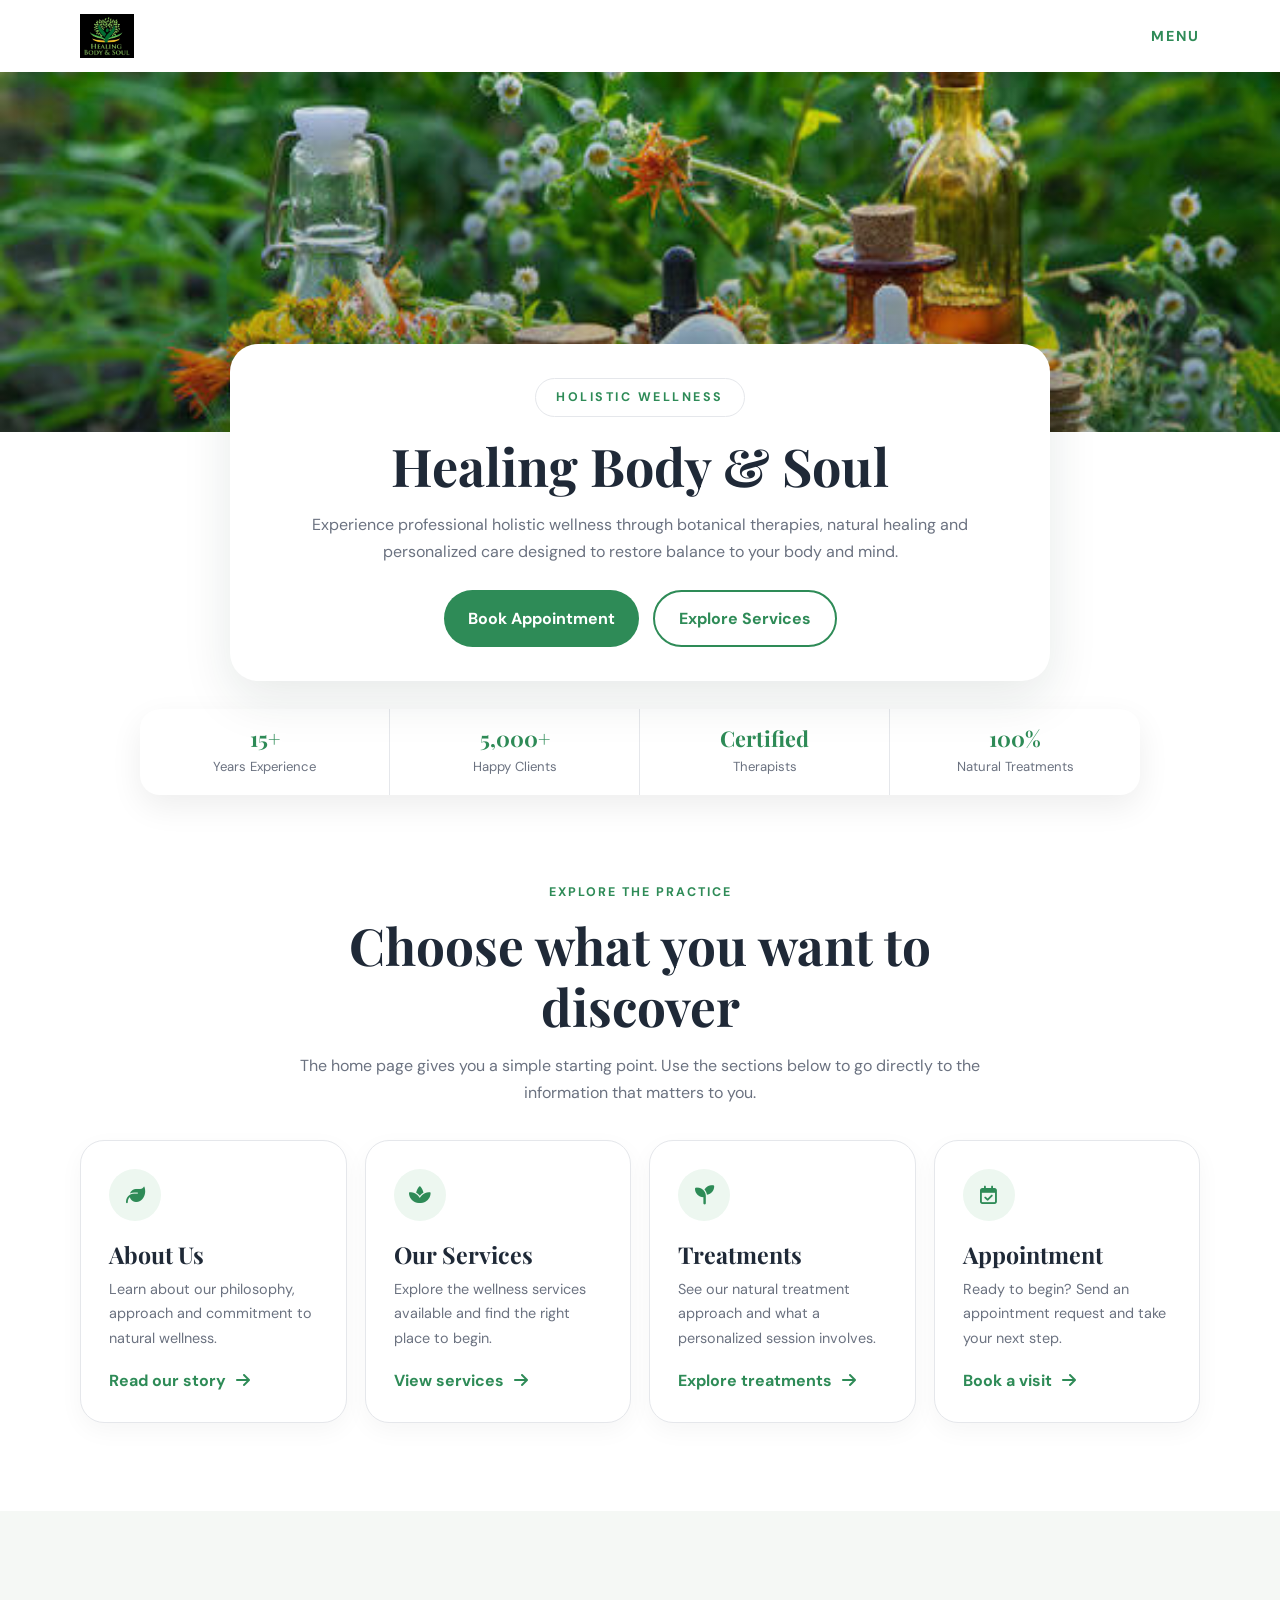
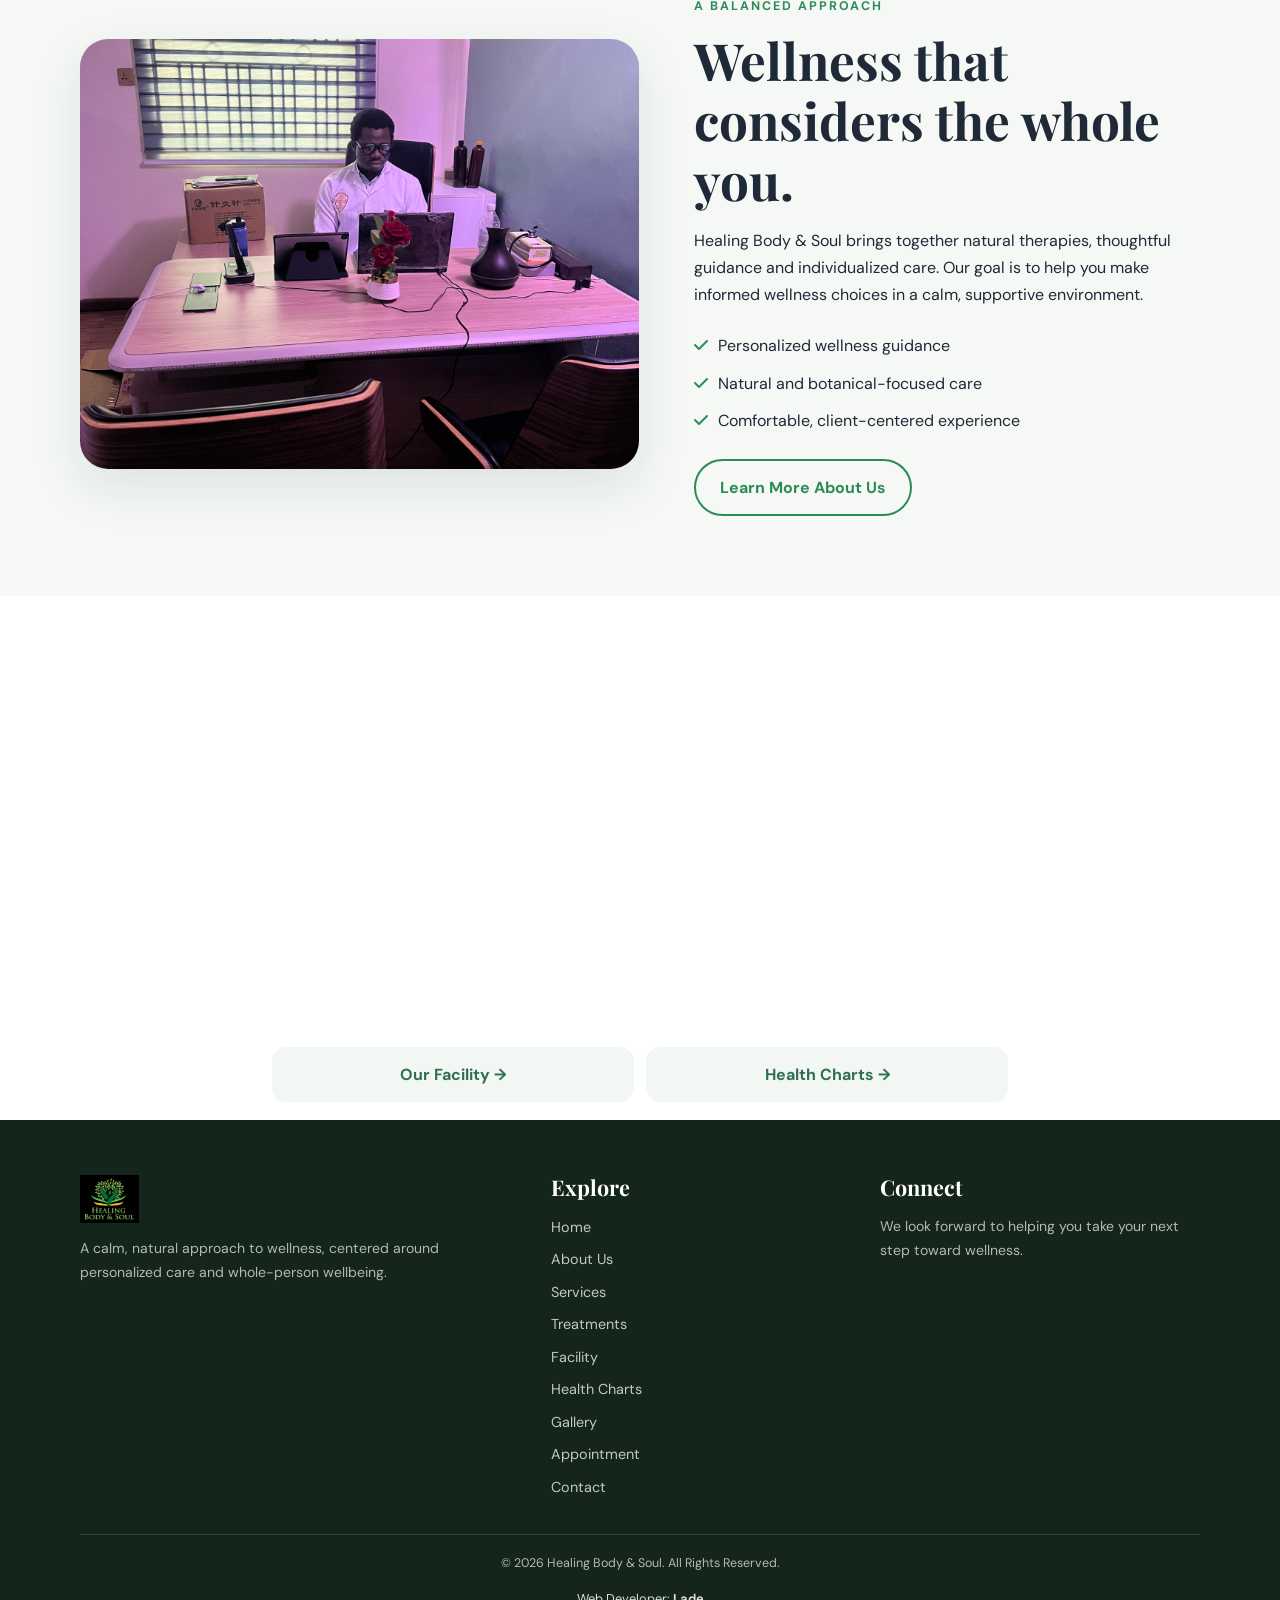
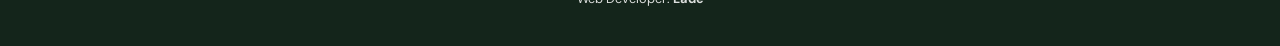
<file: index.html>
<!DOCTYPE html><html lang="en"><head>
<meta charset="UTF-8"><meta name="viewport" content="width=device-width, initial-scale=1.0"><meta name="description" content="Healing Body & Soul — holistic wellness, natural therapies and personalized care."><meta name="theme-color" content="#2E8B57"><title>Healing Body & Soul | Holistic Wellness</title>
<link rel="icon" href="images/logo.png" type="image/png"><link rel="apple-touch-icon" href="images/logo.png"><link rel="stylesheet" href="https://cdnjs.cloudflare.com/ajax/libs/font-awesome/6.7.2/css/all.min.css"><link rel="stylesheet" href="css/style.css"></head><body>
<header class="header"><div class="container"><a class="logo" href="index.html"><img src="images/logo.png" alt="Healing Body & Soul"></a><button class="menu-btn" id="menuBtn" aria-label="Open menu">MENU</button></div></header>
<div class="nav-overlay" id="navOverlay"><button class="close-menu" id="closeMenu" aria-label="Close menu">&times;</button><nav class="nav-menu"><ul>
<li><a href="index.html">Home</a></li>
<li><a href="about.html">About Us</a></li>
<li><a href="services.html">Services</a></li>
<li><a href="treatments.html">Treatments</a></li>
<li><a href="facility.html">Facility</a></li>
<li><a href="health-charts.html">Health Charts</a></li>
<li><a href="gallery.html">Gallery</a></li>
<li><a href="appointment.html">Appointment</a></li>
<li><a href="contact.html">Contact</a></li>
</ul></nav></div>
<main>
<section class="hero"><div class="hero-image"><img src="images/hero.jpg" alt="Botanical wellness preparations"></div><div class="hero-overlay"></div></section>
<section class="welcome-card"><div class="container"><div class="welcome-content reveal"><span class="welcome-tag">HOLISTIC WELLNESS</span><h1>Healing Body &amp; Soul</h1><p>Experience professional holistic wellness through botanical therapies, natural healing and personalized care designed to restore balance to your body and mind.</p><div class="welcome-buttons"><a href="appointment.html" class="btn btn-primary">Book Appointment</a><a href="services.html" class="btn btn-outline">Explore Services</a></div></div></div></section>
<section class="stats-bar"><div class="container"><div class="stats-wrapper reveal"><div class="stat-item"><h3>15+</h3><p>Years Experience</p></div><div class="stat-item"><h3>5,000+</h3><p>Happy Clients</p></div><div class="stat-item"><h3>Certified</h3><p>Therapists</p></div><div class="stat-item"><h3>100%</h3><p>Natural Treatments</p></div></div></div></section>
<section class="explore"><div class="container"><div class="explore-head reveal"><span class="eyebrow">Explore the practice</span><h2 class="section-title">Choose what you want to discover</h2><p class="section-intro" style="margin:auto">The home page gives you a simple starting point. Use the sections below to go directly to the information that matters to you.</p></div><div class="explore-grid">
<a class="explore-card reveal" href="about.html"><div class="explore-icon"><i class="fa-solid fa-leaf"></i></div><h3>About Us</h3><p>Learn about our philosophy, approach and commitment to natural wellness.</p><span class="text-link">Read our story <i class="fa-solid fa-arrow-right"></i></span></a>
<a class="explore-card reveal" href="services.html"><div class="explore-icon"><i class="fa-solid fa-spa"></i></div><h3>Our Services</h3><p>Explore the wellness services available and find the right place to begin.</p><span class="text-link">View services <i class="fa-solid fa-arrow-right"></i></span></a>
<a class="explore-card reveal" href="treatments.html"><div class="explore-icon"><i class="fa-solid fa-seedling"></i></div><h3>Treatments</h3><p>See our natural treatment approach and what a personalized session involves.</p><span class="text-link">Explore treatments <i class="fa-solid fa-arrow-right"></i></span></a>
<a class="explore-card reveal" href="appointment.html"><div class="explore-icon"><i class="fa-regular fa-calendar-check"></i></div><h3>Appointment</h3><p>Ready to begin? Send an appointment request and take your next step.</p><span class="text-link">Book a visit <i class="fa-solid fa-arrow-right"></i></span></a>
</div></div></section>
<section class="preview section-soft"><div class="container"><div class="preview-grid"><div class="preview-image reveal"><img src="images/about.jpg" alt="Natural wellness consultation"></div><div class="preview-copy reveal"><span class="eyebrow">A balanced approach</span><h2 class="section-title">Wellness that considers the whole you.</h2><p>Healing Body &amp; Soul brings together natural therapies, thoughtful guidance and individualized care. Our goal is to help you make informed wellness choices in a calm, supportive environment.</p><ul class="check-list"><li><i class="fa-solid fa-check"></i><span>Personalized wellness guidance</span></li><li><i class="fa-solid fa-check"></i><span>Natural and botanical-focused care</span></li><li><i class="fa-solid fa-check"></i><span>Comfortable, client-centered experience</span></li></ul><a href="about.html" class="btn btn-outline">Learn More About Us</a></div></div></div></section>
<section class="cta"><div class="container"><div class="cta-box reveal"><h2>Ready to begin your wellness journey?</h2><p>Take the first step toward a more balanced approach to wellbeing.</p><a href="appointment.html" class="btn btn-light">Book an Appointment</a></div></div></section>

<section class="compact-grid" style="max-width:760px;margin:18px auto;padding:0 12px">
<a class="compact-card" href="facility.html" style="text-decoration:none;background:#f3f7f4;color:#2f6f55;text-align:center;font-weight:700">Our Facility →</a>
<a class="compact-card" href="health-charts.html" style="text-decoration:none;background:#f3f7f4;color:#2f6f55;text-align:center;font-weight:700">Health Charts →</a>
</section>
</main>
<footer class="footer"><div class="container"><div class="footer-grid"><div><img class="footer-logo" src="images/logo.png" alt="Healing Body & Soul"><p>A calm, natural approach to wellness, centered around personalized care and whole-person wellbeing.</p></div><div><h3>Explore</h3><div class="footer-links"><a href="index.html">Home</a><a href="about.html">About Us</a><a href="services.html">Services</a><a href="treatments.html">Treatments</a><a href="facility.html">Facility</a><a href="health-charts.html">Health Charts</a><a href="gallery.html">Gallery</a><a href="appointment.html">Appointment</a><a href="contact.html">Contact</a></div></div><div><h3>Connect</h3><p>We look forward to helping you take your next step toward wellness.</p></div></div><div class="footer-bottom"><p>&copy; 2026 Healing Body &amp; Soul. All Rights Reserved.</p><div class="lade-developer">Web Developer: <a href="https://wa.me/2349164435249" target="_blank" rel="noopener">Lade</a></div></div></div></footer>
<script src="js/scripts.js"></script><button class="lade-top" id="ladeTop" aria-label="Back to top">↑</button>
<script>(function(){const b=document.getElementById("ladeTop");const t=()=>b.classList.toggle("show",scrollY>260);addEventListener("scroll",t,{passive:true});b.onclick=()=>scrollTo({top:0,behavior:"smooth"});t()})();</script>
</body></html>
</file>
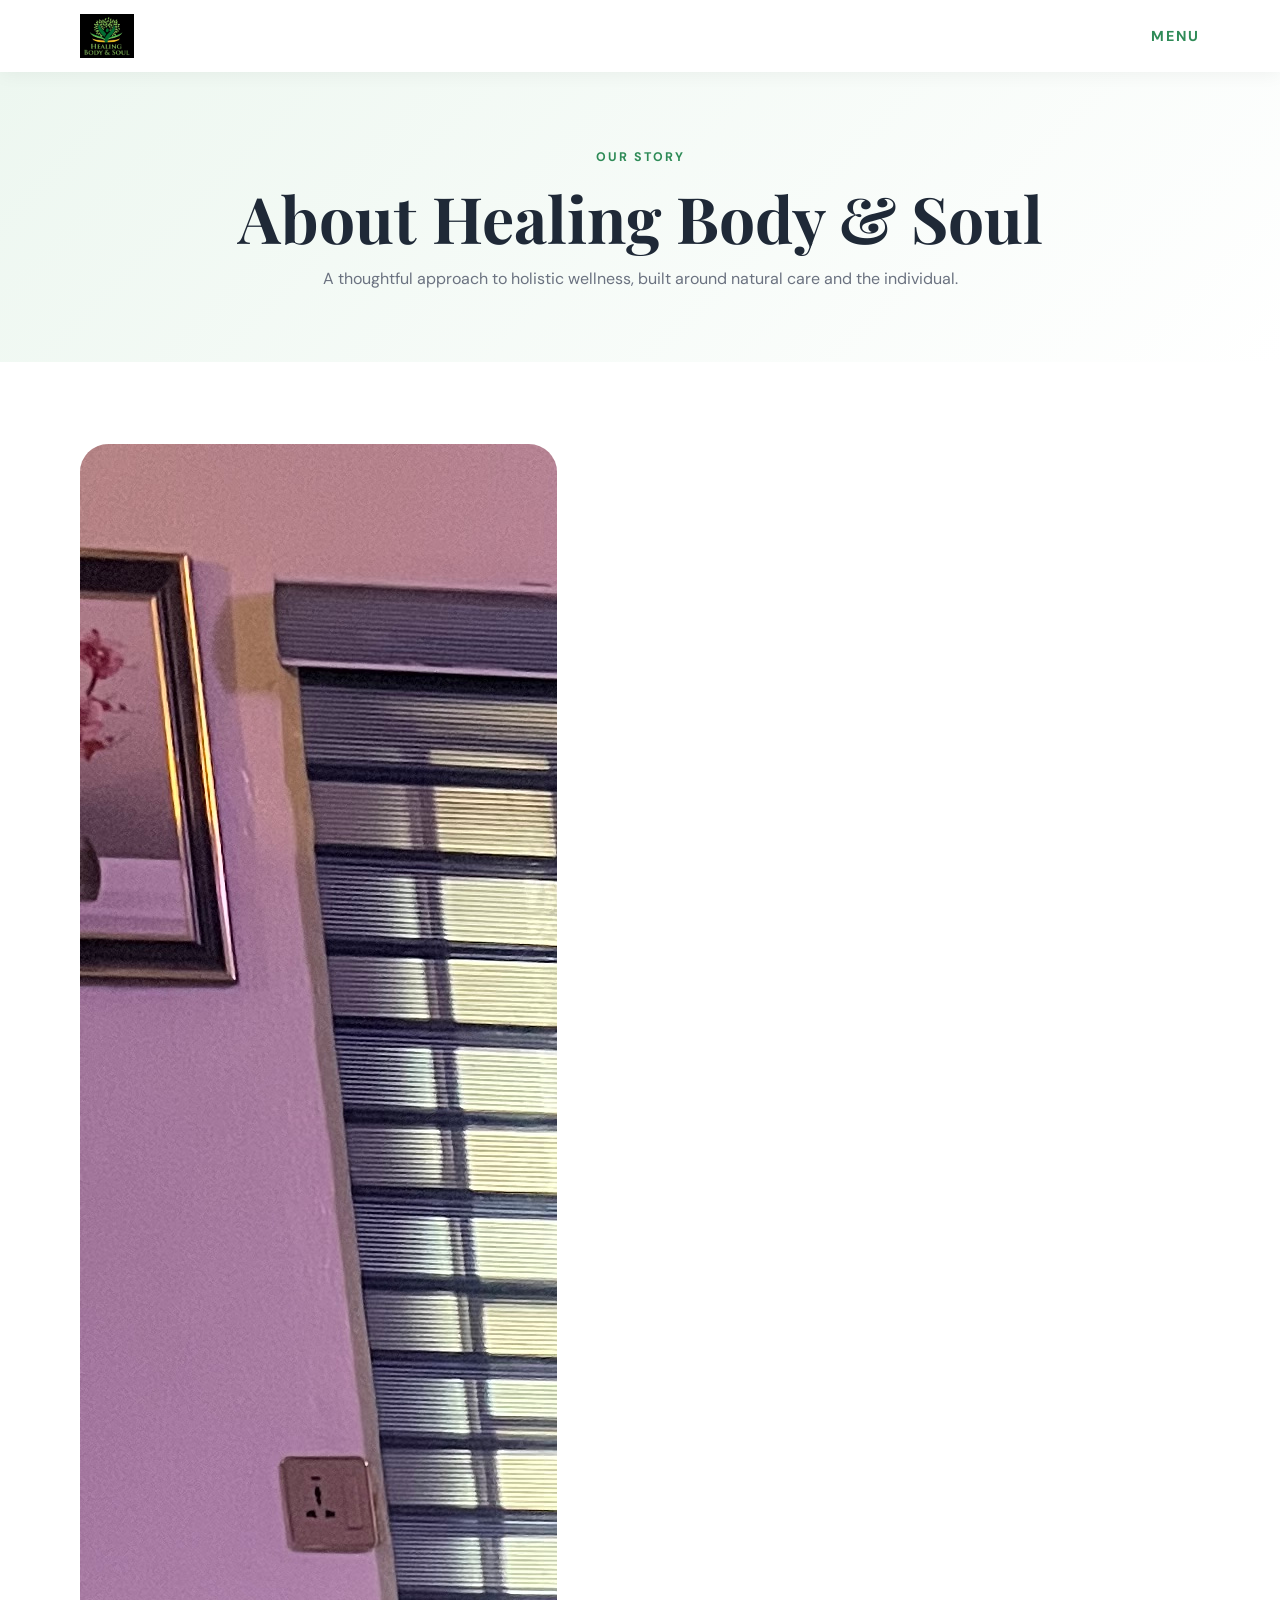
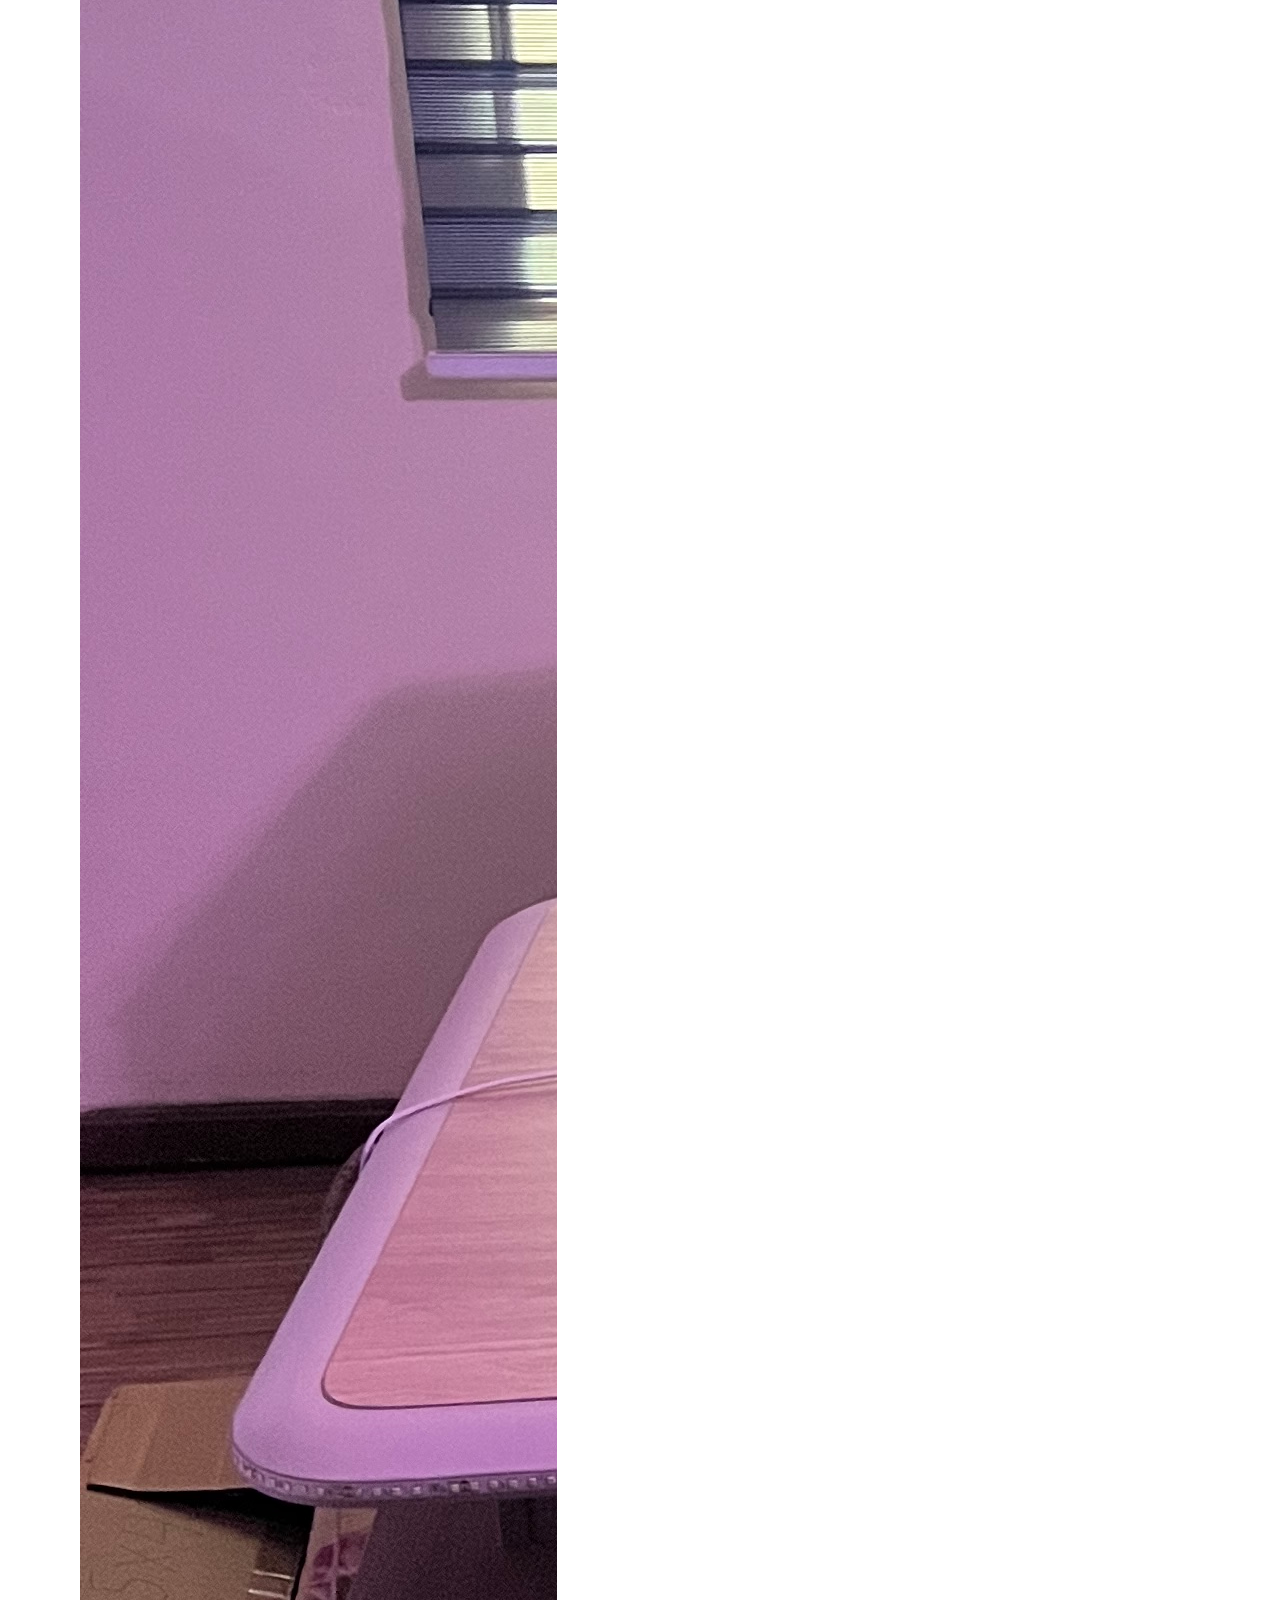
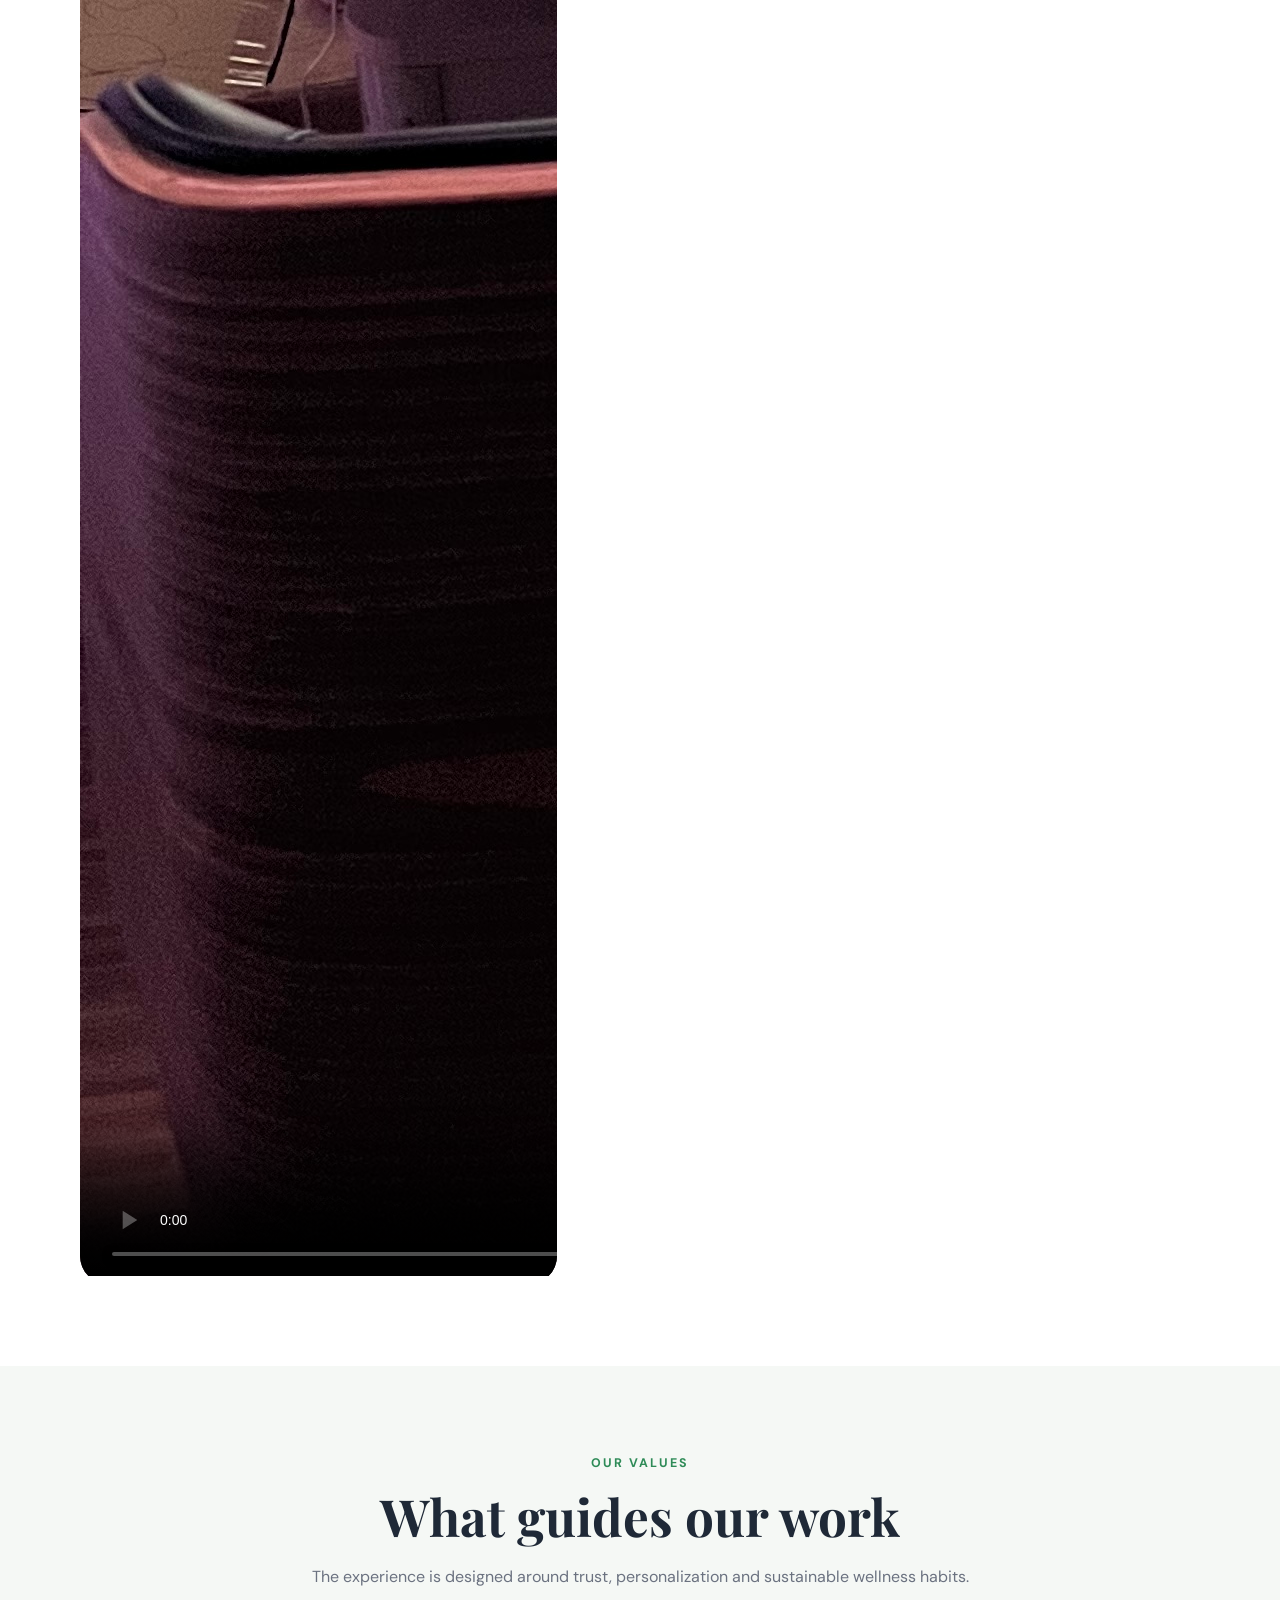
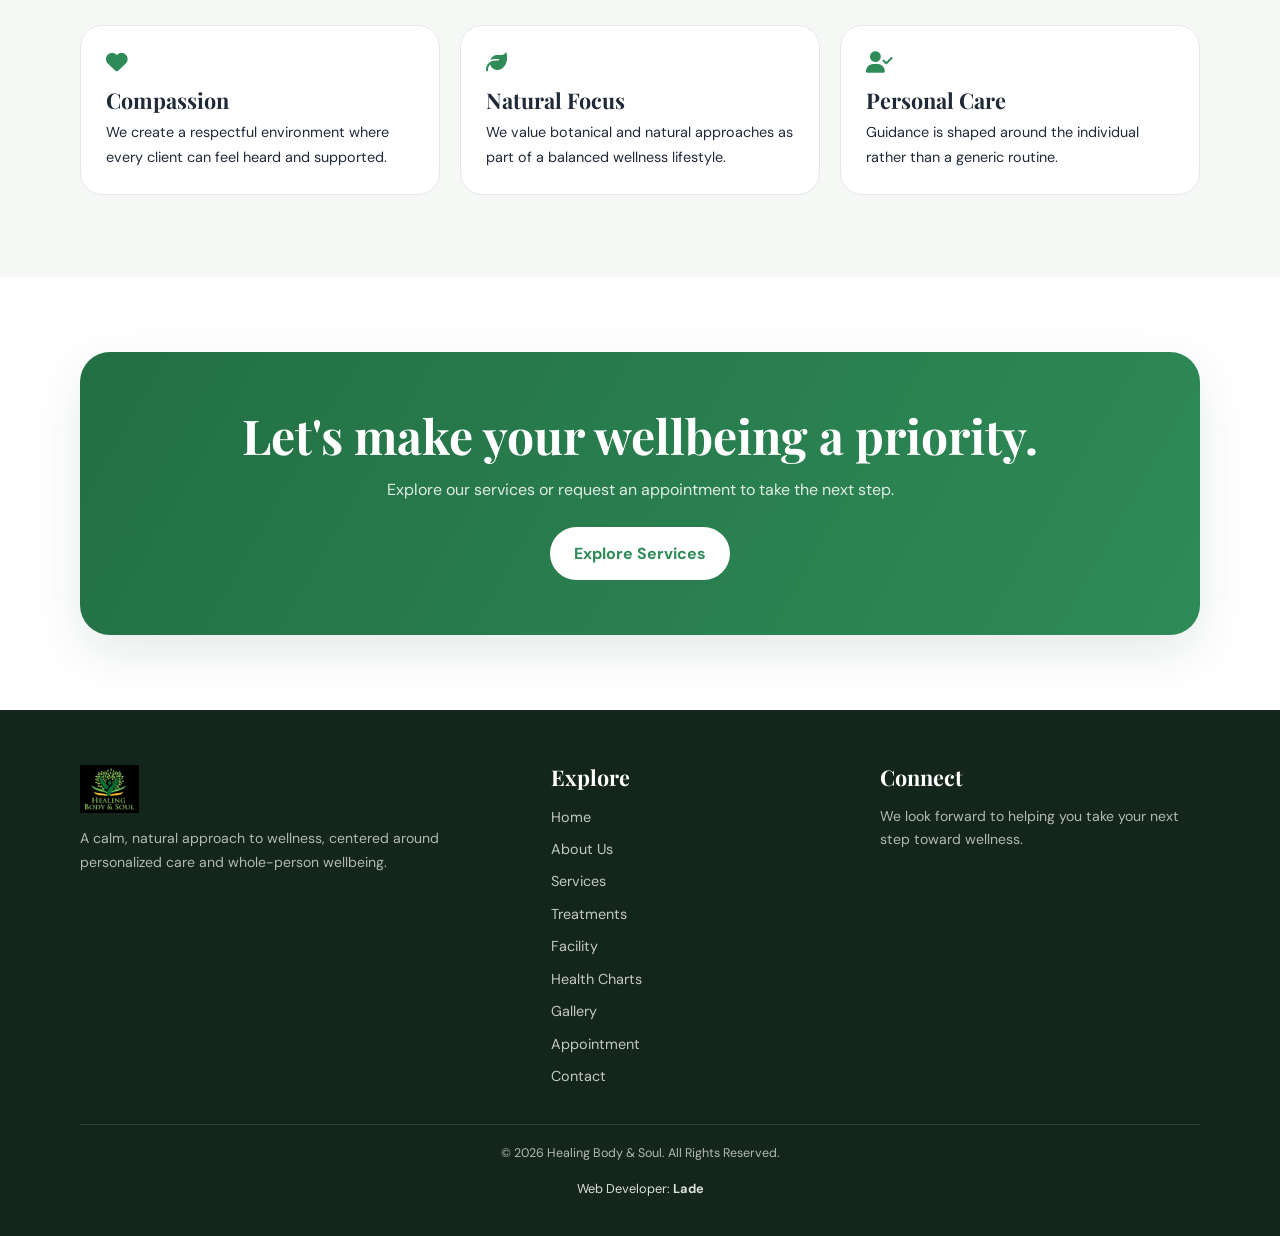
<file: about.html>
<!DOCTYPE html><html lang="en"><head><meta charset="UTF-8"><meta name="viewport" content="width=device-width, initial-scale=1.0"><meta name="description" content="About Healing Body & Soul and its holistic wellness philosophy."><meta name="theme-color" content="#2E8B57"><title>About Us | Healing Body & Soul</title><link rel="icon" href="images/logo.png" type="image/png"><link rel="apple-touch-icon" href="images/logo.png"><link rel="stylesheet" href="https://cdnjs.cloudflare.com/ajax/libs/font-awesome/6.7.2/css/all.min.css"><link rel="stylesheet" href="css/style.css"></head><body>
<header class="header"><div class="container"><a class="logo" href="index.html"><img src="images/logo.png" alt="Healing Body & Soul"></a><button class="menu-btn" id="menuBtn" aria-label="Open menu">MENU</button></div></header>
<div class="nav-overlay" id="navOverlay"><button class="close-menu" id="closeMenu" aria-label="Close menu">&times;</button><nav class="nav-menu"><ul>
<li><a href="index.html">Home</a></li>
<li><a href="about.html">About Us</a></li>
<li><a href="services.html">Services</a></li>
<li><a href="treatments.html">Treatments</a></li>
<li><a href="facility.html">Facility</a></li>
<li><a href="health-charts.html">Health Charts</a></li>
<li><a href="gallery.html">Gallery</a></li>
<li><a href="appointment.html">Appointment</a></li>
<li><a href="contact.html">Contact</a></li>
</ul></nav></div>
<main><section class="page-hero"><div class="container"><span class="eyebrow">Our story</span><h1>About Healing Body &amp; Soul</h1><p>A thoughtful approach to holistic wellness, built around natural care and the individual.</p></div></section><section class="section"><div class="container"><div class="about-grid"><div class="about-image about-video reveal"><video controls playsinline preload="metadata" poster="images/about.jpg" aria-label="Healing Body & Soul wellness video"><source src="Videos/Healing%20body%20and%20soul.mp4" type="video/mp4">Your browser does not support HTML5 video.</video></div><div class="about-copy reveal"><span class="eyebrow">Who we are</span><h2 class="section-title">Wellness begins with listening.</h2><p>Healing Body &amp; Soul is centered on the belief that wellbeing deserves a whole-person approach. We combine natural wellness practices with careful attention to each client's goals, lifestyle and needs.</p><p>Every person is different, so our approach is designed to feel personal rather than one-size-fits-all. We aim to create a welcoming space where clients can learn, ask questions and make thoughtful choices about their wellbeing.</p><p>Our work is guided by respect for the body, appreciation for nature and a commitment to a calm, supportive experience.</p><a href="appointment.html" class="btn btn-primary">Start Your Journey</a></div></div></div></section><section class="section section-soft"><div class="container"><div style="text-align:center;max-width:700px;margin:auto"><span class="eyebrow">Our values</span><h2 class="section-title">What guides our work</h2><p class="section-intro" style="margin:auto">The experience is designed around trust, personalization and sustainable wellness habits.</p></div><div class="values-grid"><div class="value-card reveal"><i class="fa-solid fa-heart"></i><h3>Compassion</h3><p>We create a respectful environment where every client can feel heard and supported.</p></div><div class="value-card reveal"><i class="fa-solid fa-leaf"></i><h3>Natural Focus</h3><p>We value botanical and natural approaches as part of a balanced wellness lifestyle.</p></div><div class="value-card reveal"><i class="fa-solid fa-user-check"></i><h3>Personal Care</h3><p>Guidance is shaped around the individual rather than a generic routine.</p></div></div></div></section><section class="cta"><div class="container"><div class="cta-box reveal"><h2>Let's make your wellbeing a priority.</h2><p>Explore our services or request an appointment to take the next step.</p><a href="services.html" class="btn btn-light">Explore Services</a></div></div></section></main>
<footer class="footer"><div class="container"><div class="footer-grid"><div><img class="footer-logo" src="images/logo.png" alt="Healing Body & Soul"><p>A calm, natural approach to wellness, centered around personalized care and whole-person wellbeing.</p></div><div><h3>Explore</h3><div class="footer-links"><a href="index.html">Home</a><a href="about.html">About Us</a><a href="services.html">Services</a><a href="treatments.html">Treatments</a><a href="facility.html">Facility</a><a href="health-charts.html">Health Charts</a><a href="gallery.html">Gallery</a><a href="appointment.html">Appointment</a><a href="contact.html">Contact</a></div></div><div><h3>Connect</h3><p>We look forward to helping you take your next step toward wellness.</p></div></div><div class="footer-bottom"><p>&copy; 2026 Healing Body &amp; Soul. All Rights Reserved.</p><div class="lade-developer">Web Developer: <a href="https://wa.me/2349164435249" target="_blank" rel="noopener">Lade</a></div></div></div></footer>
<script src="js/scripts.js"></script><button class="lade-top" id="ladeTop" aria-label="Back to top">↑</button>
<script>(function(){const b=document.getElementById("ladeTop");const t=()=>b.classList.toggle("show",scrollY>260);addEventListener("scroll",t,{passive:true});b.onclick=()=>scrollTo({top:0,behavior:"smooth"});t()})();</script>
</body></html>
</file>
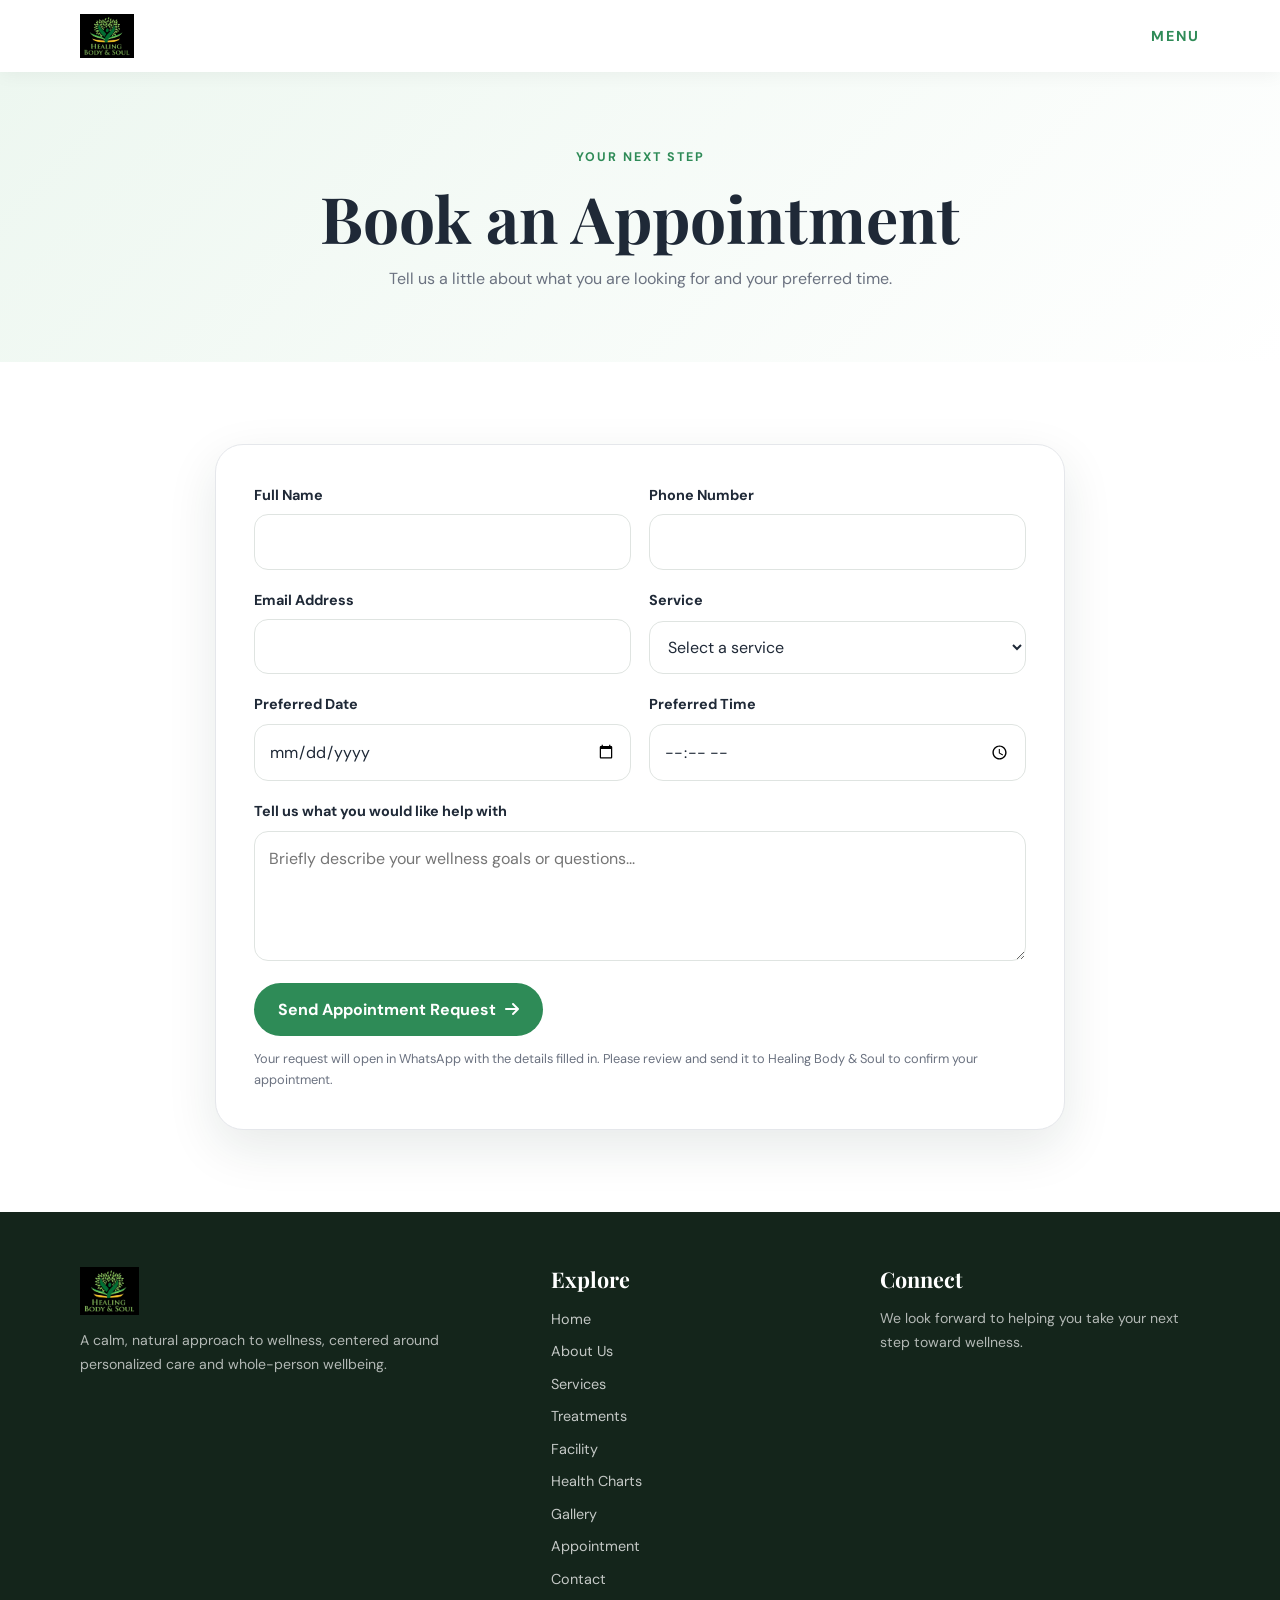
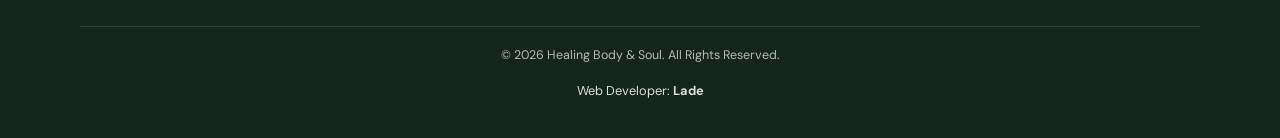
<file: appointment.html>
<!DOCTYPE html><html lang="en"><head><meta charset="UTF-8"><meta name="viewport" content="width=device-width, initial-scale=1.0"><meta name="description" content="Request an appointment with Healing Body & Soul."><meta name="theme-color" content="#2E8B57"><title>Appointment | Healing Body & Soul</title><link rel="icon" href="images/logo.png" type="image/png"><link rel="apple-touch-icon" href="images/logo.png"><link rel="stylesheet" href="https://cdnjs.cloudflare.com/ajax/libs/font-awesome/6.7.2/css/all.min.css"><link rel="stylesheet" href="css/style.css"></head><body>
<header class="header"><div class="container"><a class="logo" href="index.html"><img src="images/logo.png" alt="Healing Body & Soul"></a><button class="menu-btn" id="menuBtn" aria-label="Open menu">MENU</button></div></header>
<div class="nav-overlay" id="navOverlay"><button class="close-menu" id="closeMenu" aria-label="Close menu">&times;</button><nav class="nav-menu"><ul>
<li><a href="index.html">Home</a></li>
<li><a href="about.html">About Us</a></li>
<li><a href="services.html">Services</a></li>
<li><a href="treatments.html">Treatments</a></li>
<li><a href="facility.html">Facility</a></li>
<li><a href="health-charts.html">Health Charts</a></li>
<li><a href="gallery.html">Gallery</a></li>
<li><a href="appointment.html">Appointment</a></li>
<li><a href="contact.html">Contact</a></li>
</ul></nav></div>
<main><section class="page-hero"><div class="container"><span class="eyebrow">Your next step</span><h1>Book an Appointment</h1><p>Tell us a little about what you are looking for and your preferred time.</p></div></section><section class="section"><div class="container"><div class="form-wrap reveal"><form id="appointmentForm"><div class="form-grid"><div class="field"><label for="name">Full Name</label><input id="name" name="name" type="text" required></div><div class="field"><label for="phone">Phone Number</label><input id="phone" name="phone" type="tel" required></div><div class="field"><label for="email">Email Address</label><input id="email" name="email" type="email"></div><div class="field"><label for="service">Service</label><select id="service" name="service" required><option value="">Select a service</option><option>Holistic Consultation</option><option>Botanical Wellness</option><option>Relaxation Therapy</option><option>Wellness Guidance</option><option>Lifestyle Support</option><option>Wellness Follow-Up</option></select></div><div class="field"><label for="date">Preferred Date</label><input id="date" name="date" type="date" required></div><div class="field"><label for="time">Preferred Time</label><input id="time" name="time" type="time" required></div><div class="field full"><label for="message">Tell us what you would like help with</label><textarea id="message" name="message" placeholder="Briefly describe your wellness goals or questions..."></textarea></div></div><div class="form-actions"><button class="btn btn-primary" type="submit">Send Appointment Request <i class="fa-solid fa-arrow-right"></i></button><p class="form-note">Your request will open in WhatsApp with the details filled in. Please review and send it to Healing Body &amp; Soul to confirm your appointment.</p><div class="form-message" id="formMessage"></div></div></form></div></div></section></main>
<footer class="footer"><div class="container"><div class="footer-grid"><div><img class="footer-logo" src="images/logo.png" alt="Healing Body & Soul"><p>A calm, natural approach to wellness, centered around personalized care and whole-person wellbeing.</p></div><div><h3>Explore</h3><div class="footer-links"><a href="index.html">Home</a><a href="about.html">About Us</a><a href="services.html">Services</a><a href="treatments.html">Treatments</a><a href="facility.html">Facility</a><a href="health-charts.html">Health Charts</a><a href="gallery.html">Gallery</a><a href="appointment.html">Appointment</a><a href="contact.html">Contact</a></div></div><div><h3>Connect</h3><p>We look forward to helping you take your next step toward wellness.</p></div></div><div class="footer-bottom"><p>&copy; 2026 Healing Body &amp; Soul. All Rights Reserved.</p><div class="lade-developer">Web Developer: <a href="https://wa.me/2349164435249" target="_blank" rel="noopener">Lade</a></div></div></div></footer>
<script src="js/scripts.js"></script><button class="lade-top" id="ladeTop" aria-label="Back to top">↑</button>
<script>(function(){const b=document.getElementById("ladeTop");const t=()=>b.classList.toggle("show",scrollY>260);addEventListener("scroll",t,{passive:true});b.onclick=()=>scrollTo({top:0,behavior:"smooth"});t()})();</script>
</body></html>
</file>
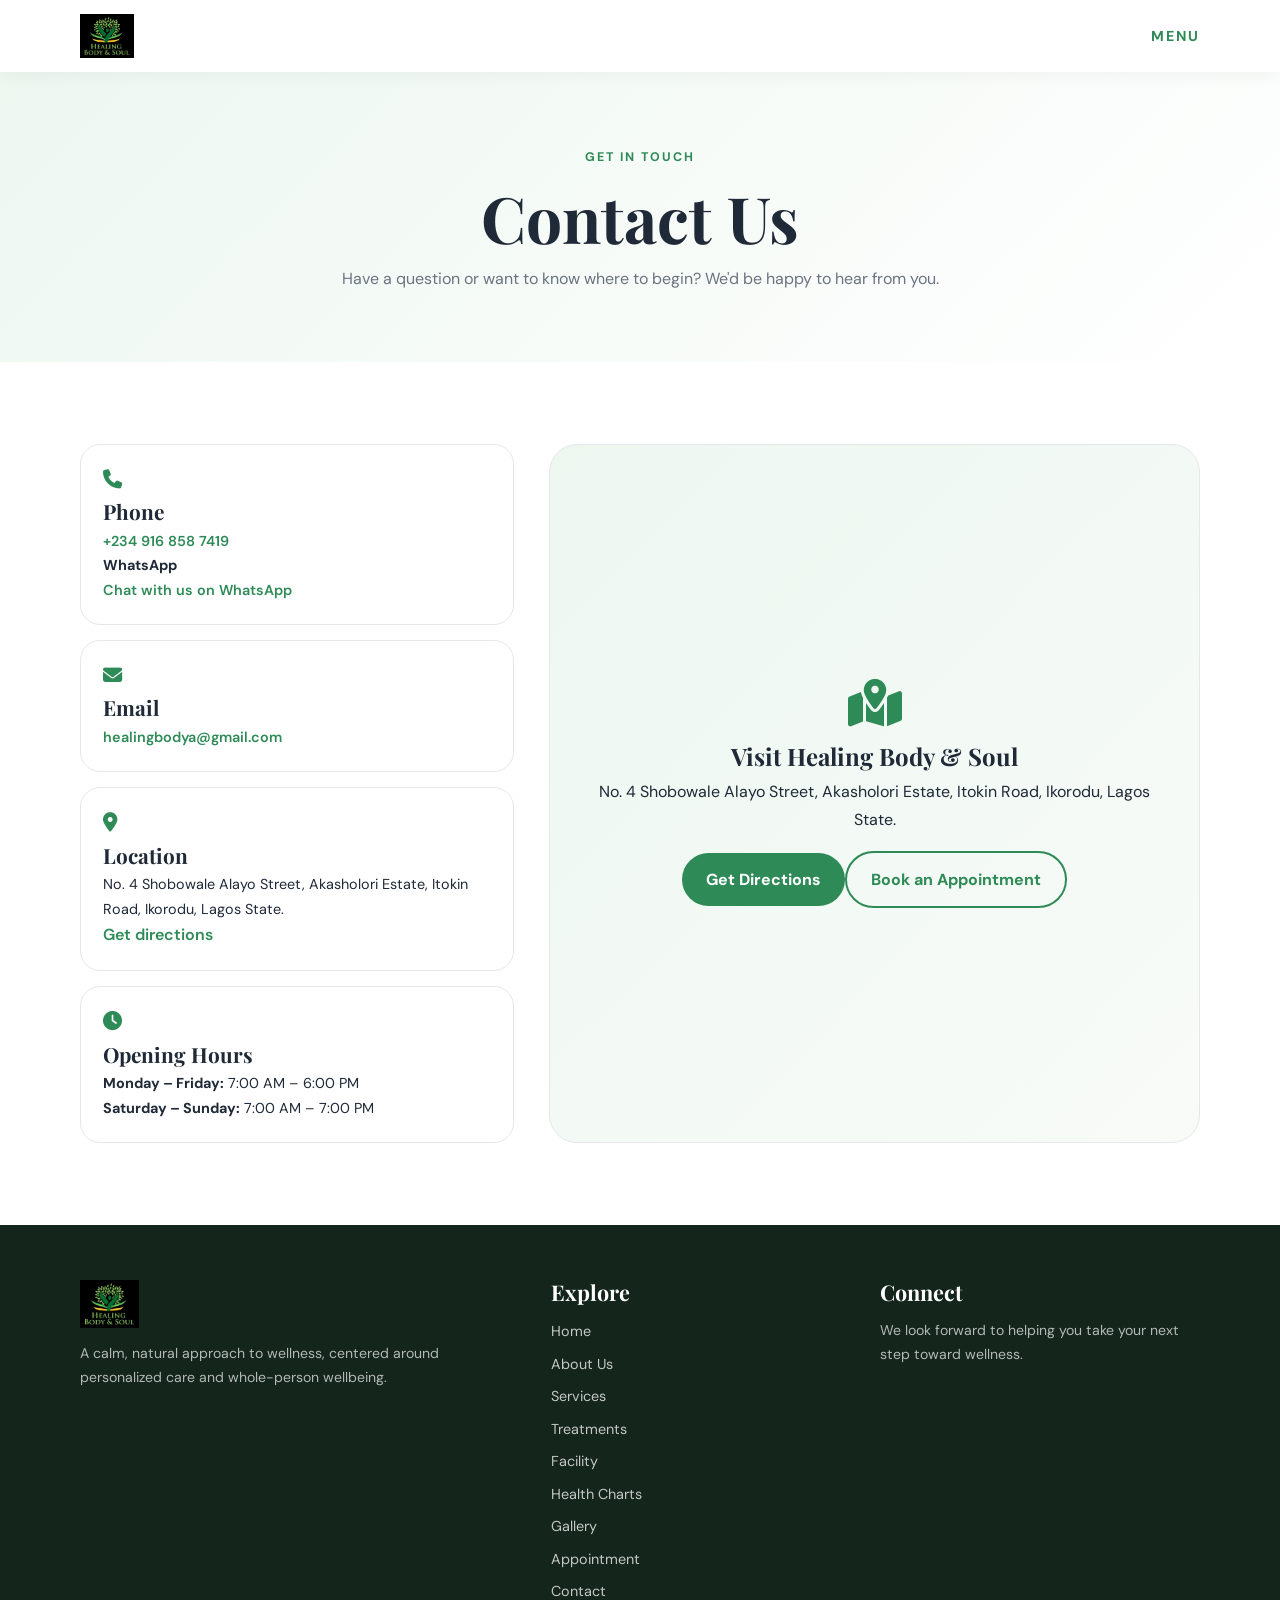
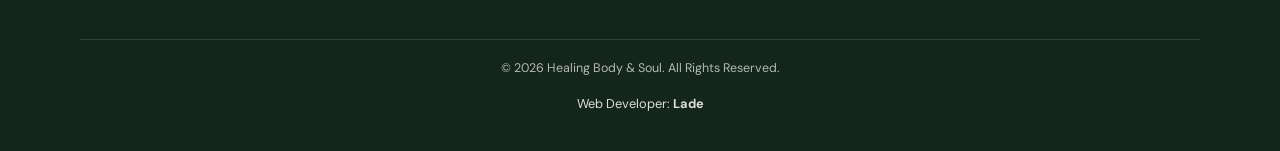
<file: contact.html>
<!DOCTYPE html><html lang="en"><head><meta charset="UTF-8"><meta name="viewport" content="width=device-width, initial-scale=1.0"><meta name="description" content="Contact Healing Body & Soul."><meta name="theme-color" content="#2E8B57"><title>Contact | Healing Body & Soul</title><link rel="icon" href="images/logo.png" type="image/png"><link rel="apple-touch-icon" href="images/logo.png"><link rel="stylesheet" href="https://cdnjs.cloudflare.com/ajax/libs/font-awesome/6.7.2/css/all.min.css"><link rel="stylesheet" href="css/style.css"></head><body>
<header class="header"><div class="container"><a class="logo" href="index.html"><img src="images/logo.png" alt="Healing Body & Soul"></a><button class="menu-btn" id="menuBtn" aria-label="Open menu">MENU</button></div></header>
<div class="nav-overlay" id="navOverlay"><button class="close-menu" id="closeMenu" aria-label="Close menu">&times;</button><nav class="nav-menu"><ul>
<li><a href="index.html">Home</a></li>
<li><a href="about.html">About Us</a></li>
<li><a href="services.html">Services</a></li>
<li><a href="treatments.html">Treatments</a></li>
<li><a href="facility.html">Facility</a></li>
<li><a href="health-charts.html">Health Charts</a></li>
<li><a href="gallery.html">Gallery</a></li>
<li><a href="appointment.html">Appointment</a></li>
<li><a href="contact.html">Contact</a></li>
</ul></nav></div>
<main><section class="page-hero"><div class="container"><span class="eyebrow">Get in touch</span><h1>Contact Us</h1><p>Have a question or want to know where to begin? We'd be happy to hear from you.</p></div></section><section class="section"><div class="container"><div class="contact-grid"><div class="contact-cards"><div class="contact-card reveal"><i class="fa-solid fa-phone"></i><h3>Phone</h3><p><a href="tel:+2349168587419">+234 916 858 7419</a></p><p><strong>WhatsApp</strong></p><p><a href="https://wa.me/2349091206001" target="_blank" rel="noopener">Chat with us on WhatsApp</a></p></div><div class="contact-card reveal"><i class="fa-solid fa-envelope"></i><h3>Email</h3><p><a href="mailto:healingbodya@gmail.com">healingbodya@gmail.com</a></p></div><div class="contact-card reveal"><i class="fa-solid fa-location-dot"></i><h3>Location</h3><p>No. 4 Shobowale Alayo Street, Akasholori Estate, Itokin Road, Ikorodu, Lagos State.</p><a href="https://www.google.com/maps/search/?api=1&amp;query=No+4+Shobowale+Alayo+Street+Akasholori+Estate+Itokin+Road+Ikorodu+Lagos+State" target="_blank" rel="noopener">Get directions</a></div><div class="contact-card reveal"><i class="fa-solid fa-clock"></i><h3>Opening Hours</h3><p><strong>Monday – Friday:</strong> 7:00 AM – 6:00 PM<br><strong>Saturday – Sunday:</strong> 7:00 AM – 7:00 PM</p></div></div><div class="map-box reveal"><div><i class="fa-solid fa-map-location-dot" style="font-size:3rem;color:var(--primary);margin-bottom:15px"></i><h2 style="font-family:'Playfair Display',serif;margin-bottom:8px">Visit Healing Body &amp; Soul</h2><p>No. 4 Shobowale Alayo Street, Akasholori Estate, Itokin Road, Ikorodu, Lagos State.</p><a href="https://www.google.com/maps/search/?api=1&amp;query=No+4+Shobowale+Alayo+Street+Akasholori+Estate+Itokin+Road+Ikorodu+Lagos+State" target="_blank" rel="noopener" class="btn btn-primary" style="margin-top:20px">Get Directions</a><a href="appointment.html" class="btn btn-outline" style="margin-top:12px">Book an Appointment</a></div></div></div></div></section></main>
<footer class="footer"><div class="container"><div class="footer-grid"><div><img class="footer-logo" src="images/logo.png" alt="Healing Body & Soul"><p>A calm, natural approach to wellness, centered around personalized care and whole-person wellbeing.</p></div><div><h3>Explore</h3><div class="footer-links"><a href="index.html">Home</a><a href="about.html">About Us</a><a href="services.html">Services</a><a href="treatments.html">Treatments</a><a href="facility.html">Facility</a><a href="health-charts.html">Health Charts</a><a href="gallery.html">Gallery</a><a href="appointment.html">Appointment</a><a href="contact.html">Contact</a></div></div><div><h3>Connect</h3><p>We look forward to helping you take your next step toward wellness.</p></div></div><div class="footer-bottom"><p>&copy; 2026 Healing Body &amp; Soul. All Rights Reserved.</p><div class="lade-developer">Web Developer: <a href="https://wa.me/2349164435249" target="_blank" rel="noopener">Lade</a></div></div></div></footer>
<script src="js/scripts.js"></script><button class="lade-top" id="ladeTop" aria-label="Back to top">↑</button>
<script>(function(){const b=document.getElementById("ladeTop");const t=()=>b.classList.toggle("show",scrollY>260);addEventListener("scroll",t,{passive:true});b.onclick=()=>scrollTo({top:0,behavior:"smooth"});t()})();</script>
</body></html>
</file>
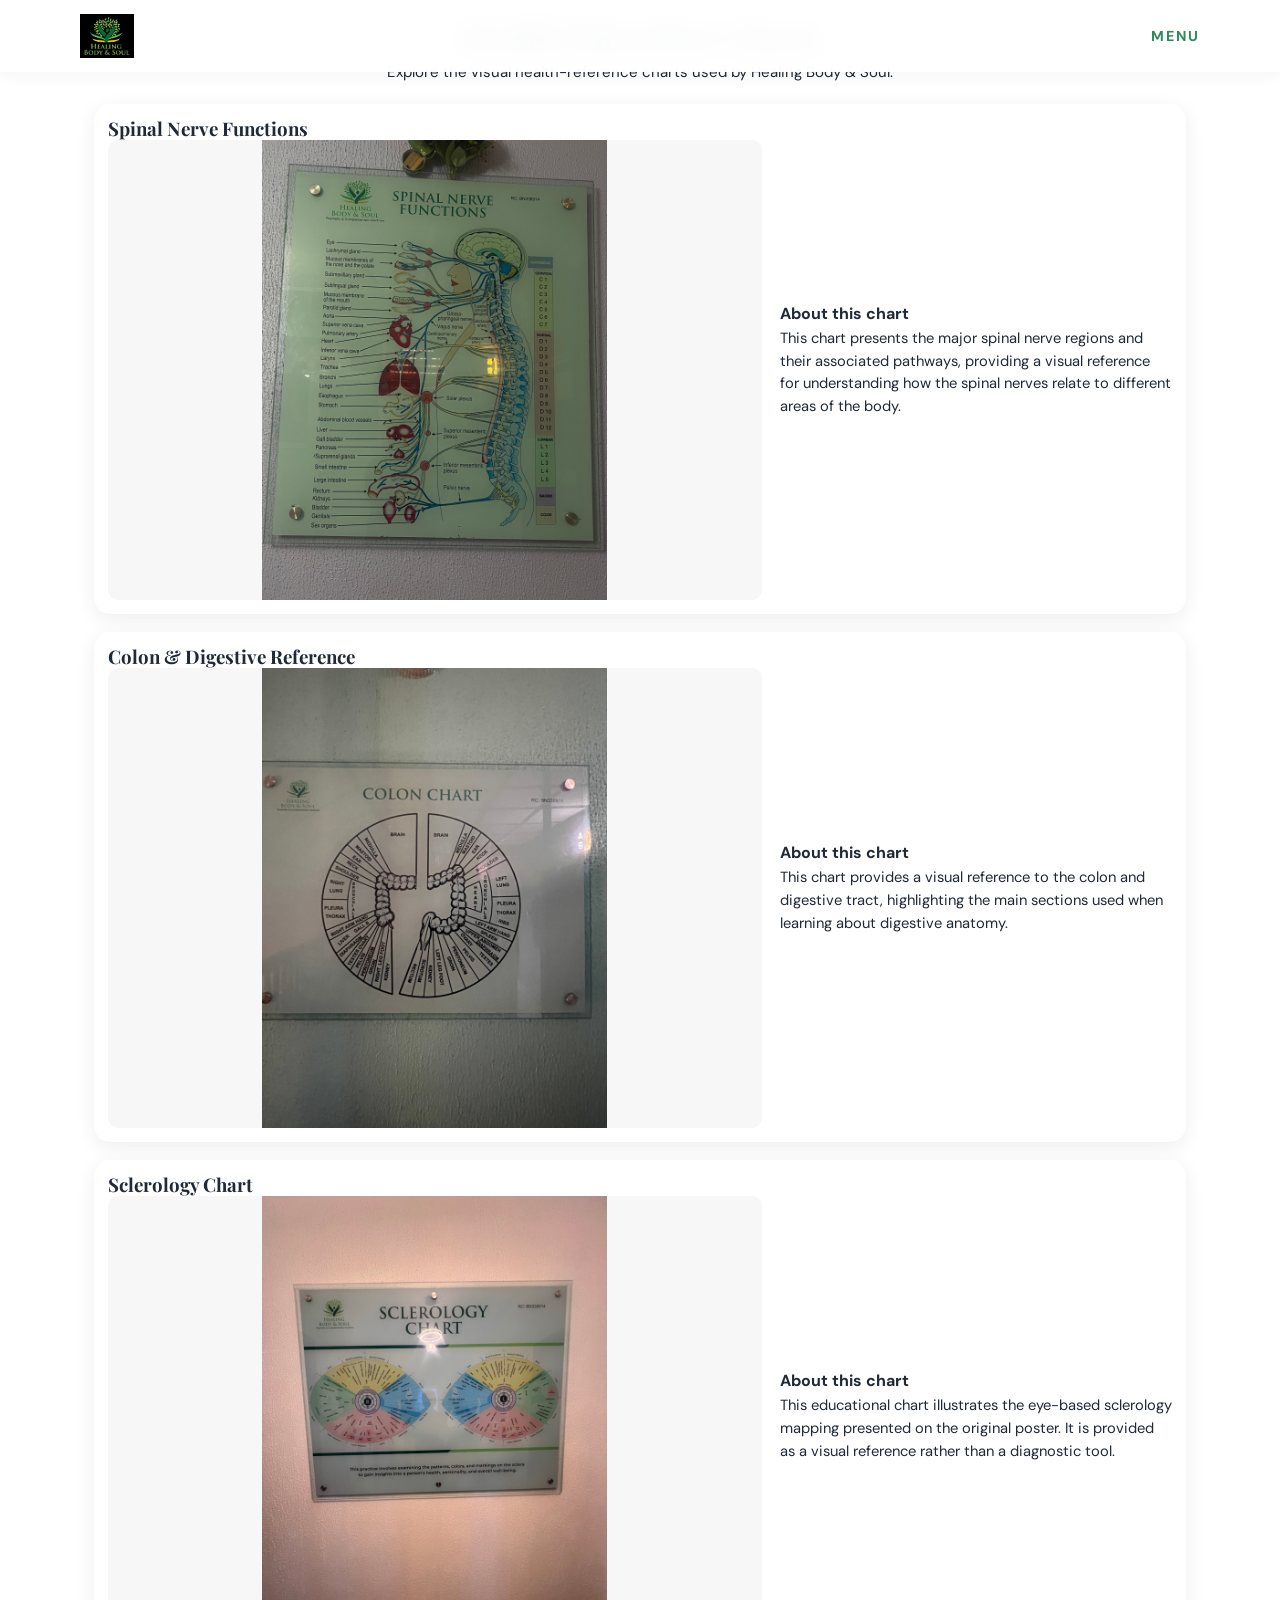
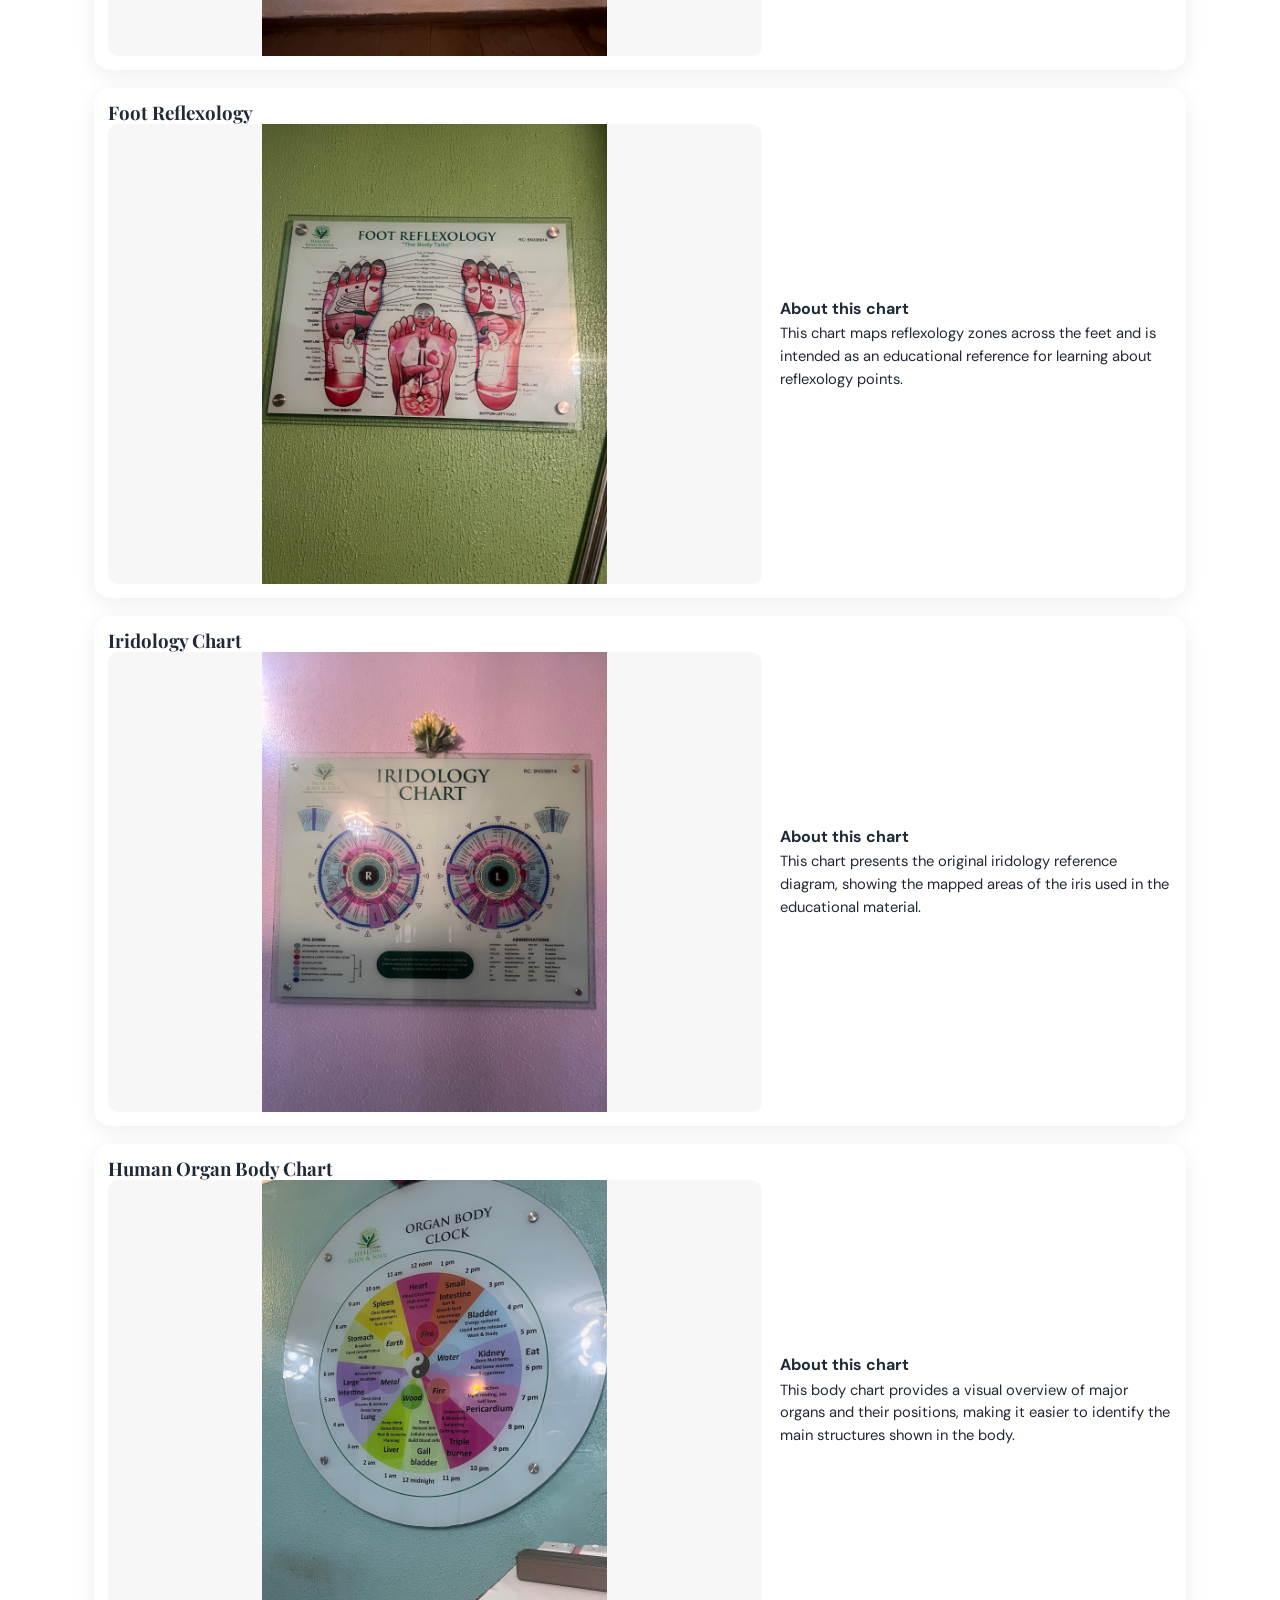
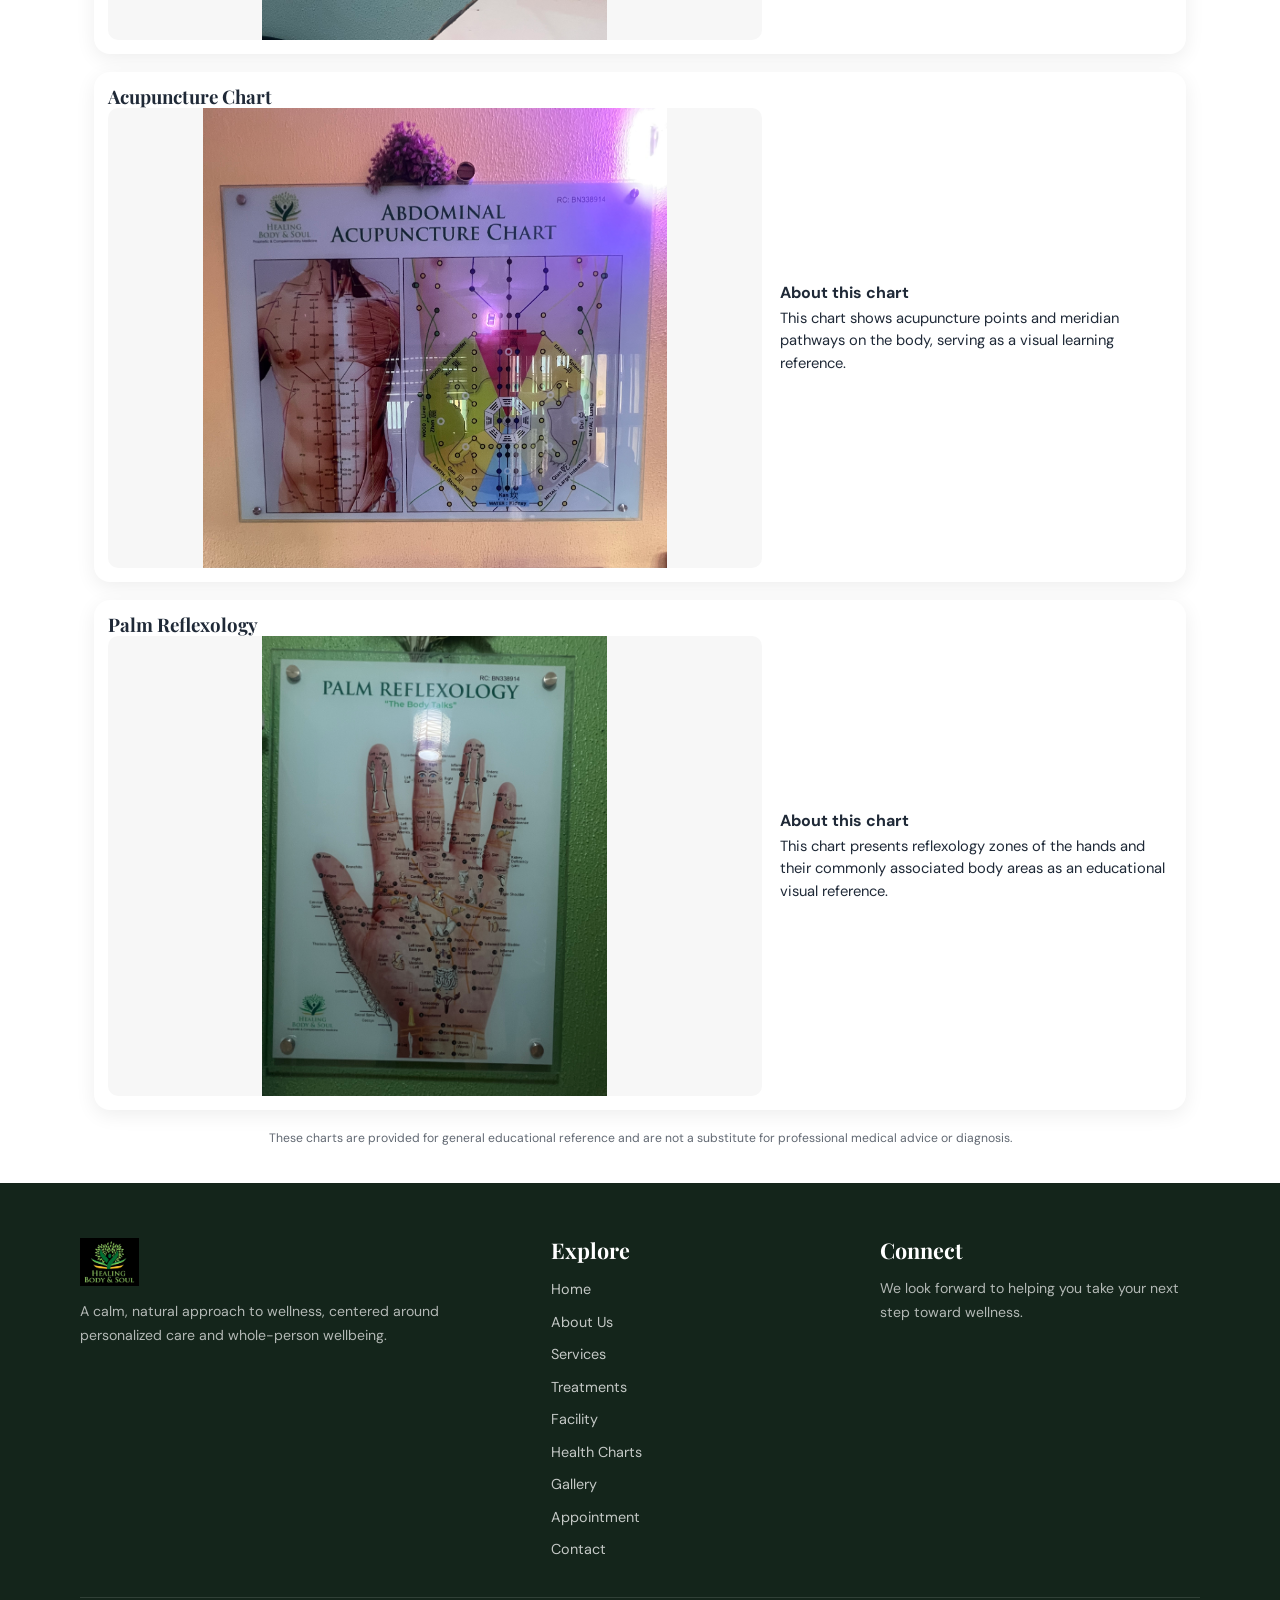
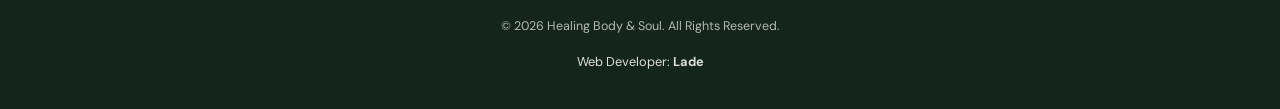
<file: health-charts.html>
<!doctype html>
<html lang="en">
<head>
<meta charset="utf-8">
<meta name="viewport" content="width=device-width, initial-scale=1">
<title>Health Education Charts | Healing Body &amp; Soul</title>
<meta name="description" content="Educational health-reference charts from Healing Body & Soul.">
<meta name="theme-color" content="#2E8B57">
<link rel="icon" href="images/logo.png" type="image/png">
<link rel="apple-touch-icon" href="images/logo.png">
<link rel="stylesheet" href="https://cdnjs.cloudflare.com/ajax/libs/font-awesome/6.7.2/css/all.min.css">
<link rel="stylesheet" href="css/style.css">
</head>
<body>
<header class="header"><div class="container"><a class="logo" href="index.html"><img src="images/logo.png" alt="Healing Body & Soul"></a><button class="menu-btn" id="menuBtn" aria-label="Open menu">MENU</button></div></header>
<div class="nav-overlay" id="navOverlay"><button class="close-menu" id="closeMenu" aria-label="Close menu">&times;</button><nav class="nav-menu"><ul>
<li><a href="index.html">Home</a></li>
<li><a href="about.html">About Us</a></li>
<li><a href="services.html">Services</a></li>
<li><a href="treatments.html">Treatments</a></li>
<li><a href="facility.html">Facility</a></li>
<li><a href="health-charts.html">Health Charts</a></li>
<li><a href="gallery.html">Gallery</a></li>
<li><a href="appointment.html">Appointment</a></li>
<li><a href="contact.html">Contact</a></li>
</ul></nav></div>
<main class="content health-charts-page" style="padding:12px 14px 34px">

<header style="text-align:center;margin:4px auto 18px;max-width:720px">
<h1 style="margin:.2rem 0 .4rem">Health Education Charts</h1>
<p style="margin:0;font-size:.94rem">Explore the visual health-reference charts used by Healing Body &amp; Soul.</p>
</header>
<section>

<article class="chart-row">
  <div>
    <h3>Spinal Nerve Functions</h3>
    <img src="images/spinal nerves.jpg" alt="Spinal Nerve Functions" loading="lazy" onerror="this.closest('.chart-row').style.display='none'">
  </div>
  <div class="chart-copy">
    <h4>About this chart</h4>
    <p>This chart presents the major spinal nerve regions and their associated pathways, providing a visual reference for understanding how the spinal nerves relate to different areas of the body.</p>
  </div>
</article>
<article class="chart-row">
  <div>
    <h3>Colon & Digestive Reference</h3>
    <img src="images/colon chart.jpg" alt="Colon & Digestive Reference" loading="lazy" onerror="this.closest('.chart-row').style.display='none'">
  </div>
  <div class="chart-copy">
    <h4>About this chart</h4>
    <p>This chart provides a visual reference to the colon and digestive tract, highlighting the main sections used when learning about digestive anatomy.</p>
  </div>
</article>
<article class="chart-row">
  <div>
    <h3>Sclerology Chart</h3>
    <img src="images/SCLEROLOGY chart.jpg" alt="Sclerology Chart" loading="lazy" onerror="this.closest('.chart-row').style.display='none'">
  </div>
  <div class="chart-copy">
    <h4>About this chart</h4>
    <p>This educational chart illustrates the eye-based sclerology mapping presented on the original poster. It is provided as a visual reference rather than a diagnostic tool.</p>
  </div>
</article>
<article class="chart-row">
  <div>
    <h3>Foot Reflexology</h3>
    <img src="images/foot reflexology.jpg" alt="Foot Reflexology" loading="lazy" onerror="this.closest('.chart-row').style.display='none'">
  </div>
  <div class="chart-copy">
    <h4>About this chart</h4>
    <p>This chart maps reflexology zones across the feet and is intended as an educational reference for learning about reflexology points.</p>
  </div>
</article>
<article class="chart-row">
  <div>
    <h3>Iridology Chart</h3>
    <img src="images/iridology chart.jpg" alt="Iridology Chart" loading="lazy" onerror="this.closest('.chart-row').style.display='none'">
  </div>
  <div class="chart-copy">
    <h4>About this chart</h4>
    <p>This chart presents the original iridology reference diagram, showing the mapped areas of the iris used in the educational material.</p>
  </div>
</article>
<article class="chart-row">
  <div>
    <h3>Human Organ Body Chart</h3>
    <img src="images/Organ body chart.jpg" alt="Human Organ Body Chart" loading="lazy" onerror="this.closest('.chart-row').style.display='none'">
  </div>
  <div class="chart-copy">
    <h4>About this chart</h4>
    <p>This body chart provides a visual overview of major organs and their positions, making it easier to identify the main structures shown in the body.</p>
  </div>
</article>
<article class="chart-row">
  <div>
    <h3>Acupuncture Chart</h3>
    <img src="images/acupuncture chart.jpg" alt="Acupuncture Chart" loading="lazy" onerror="this.closest('.chart-row').style.display='none'">
  </div>
  <div class="chart-copy">
    <h4>About this chart</h4>
    <p>This chart shows acupuncture points and meridian pathways on the body, serving as a visual learning reference.</p>
  </div>
</article>
<article class="chart-row">
  <div>
    <h3>Palm Reflexology</h3>
    <img src="images/palm chart.jpg" alt="Palm Reflexology" loading="lazy" onerror="this.closest('.chart-row').style.display='none'">
  </div>
  <div class="chart-copy">
    <h4>About this chart</h4>
    <p>This chart presents reflexology zones of the hands and their commonly associated body areas as an educational visual reference.</p>
  </div>
</article>
</section>
<p style="font-size:.76rem;opacity:.7;text-align:center;margin-top:18px">These charts are provided for general educational reference and are not a substitute for professional medical advice or diagnosis.</p>

</main>
<footer class="footer"><div class="container"><div class="footer-grid"><div><img class="footer-logo" src="images/logo.png" alt="Healing Body & Soul"><p>A calm, natural approach to wellness, centered around personalized care and whole-person wellbeing.</p></div><div><h3>Explore</h3><div class="footer-links"><a href="index.html">Home</a><a href="about.html">About Us</a><a href="services.html">Services</a><a href="treatments.html">Treatments</a><a href="facility.html">Facility</a><a href="health-charts.html">Health Charts</a><a href="gallery.html">Gallery</a><a href="appointment.html">Appointment</a><a href="contact.html">Contact</a></div></div><div><h3>Connect</h3><p>We look forward to helping you take your next step toward wellness.</p></div></div><div class="footer-bottom"><p>&copy; 2026 Healing Body &amp; Soul. All Rights Reserved.</p><div class="lade-developer">Web Developer: <a href="https://wa.me/2349164435249" target="_blank" rel="noopener">Lade</a></div></div></div></footer>
<button class="lade-top" id="ladeTop" aria-label="Back to top" title="Back to top">↑</button>

<script>
(function(){
 const b=document.getElementById('ladeTop');
 const t=()=>b.classList.toggle('show',window.scrollY>260);
 window.addEventListener('scroll',t,{passive:true});
 b.addEventListener('click',()=>window.scrollTo({top:0,behavior:'smooth'}));
 t();
})();
</script>
<script src="js/scripts.js"></script>
</body>
</html>
</file>
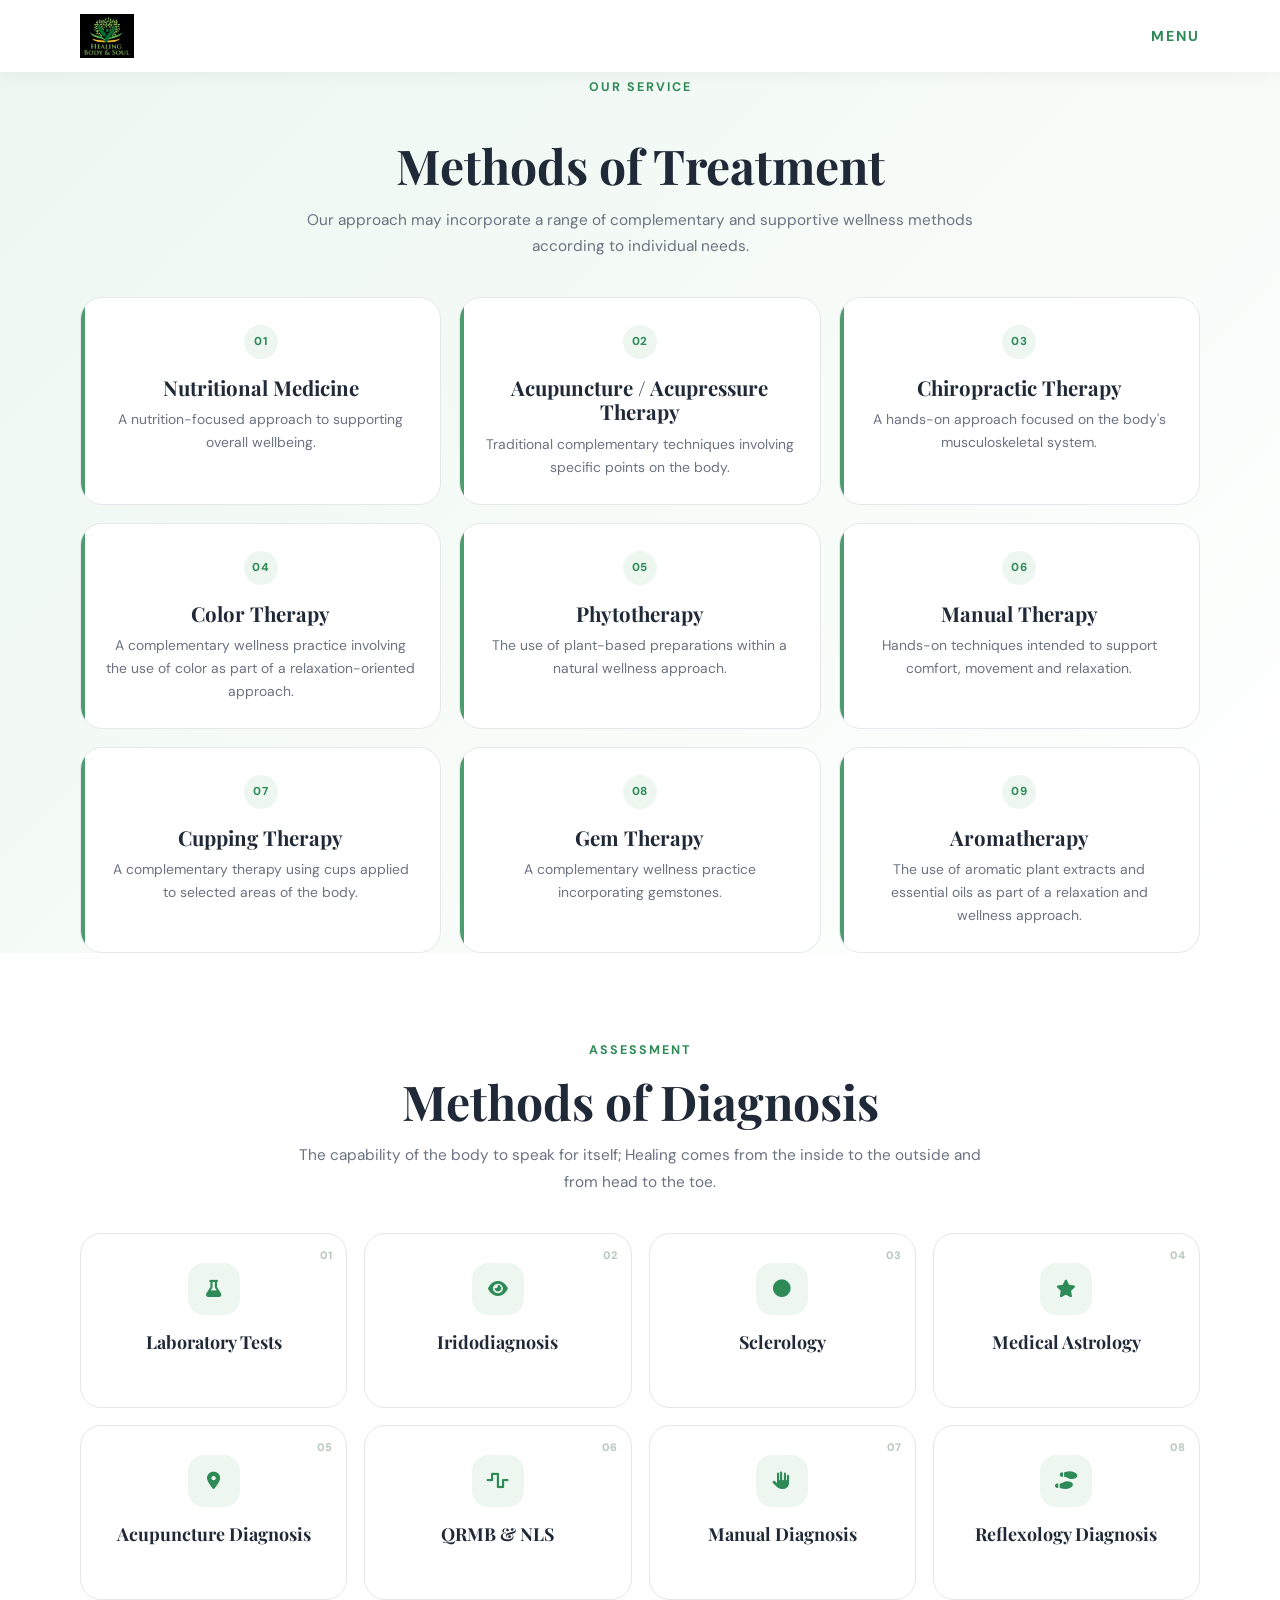
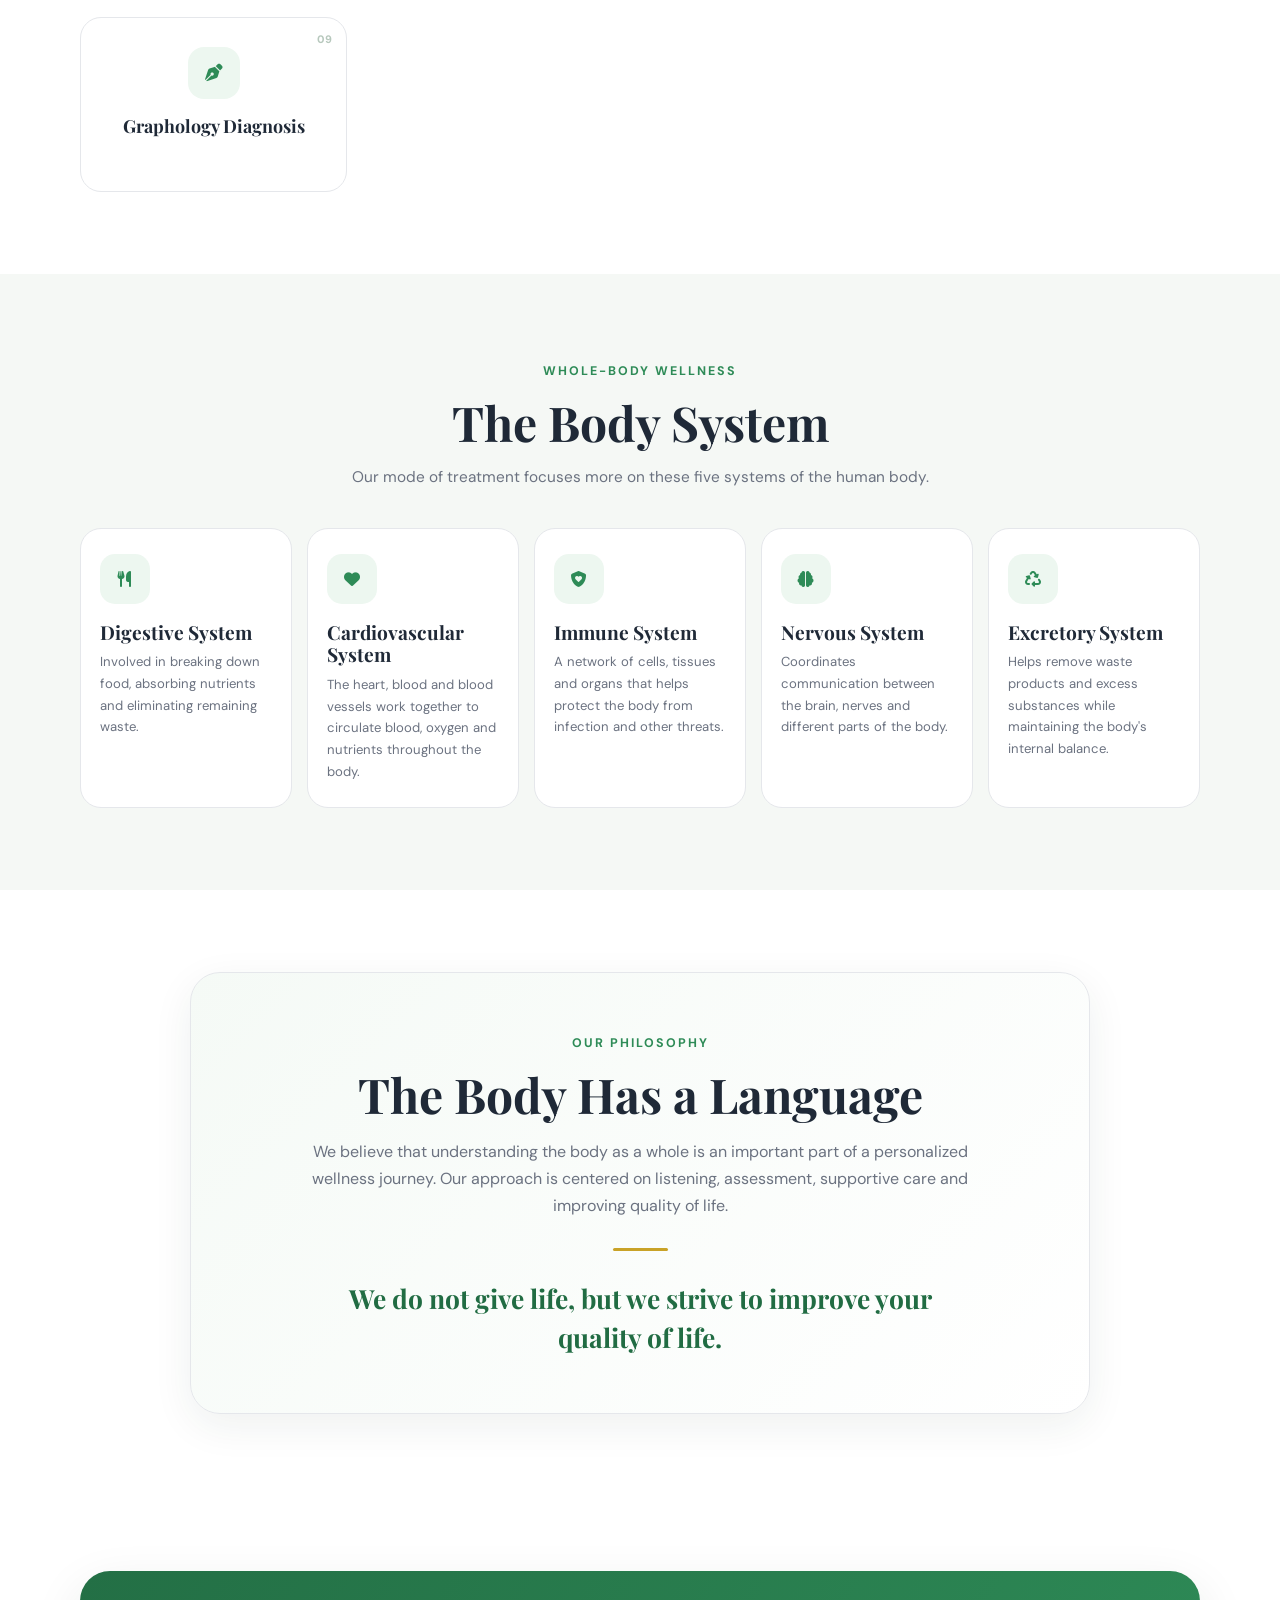
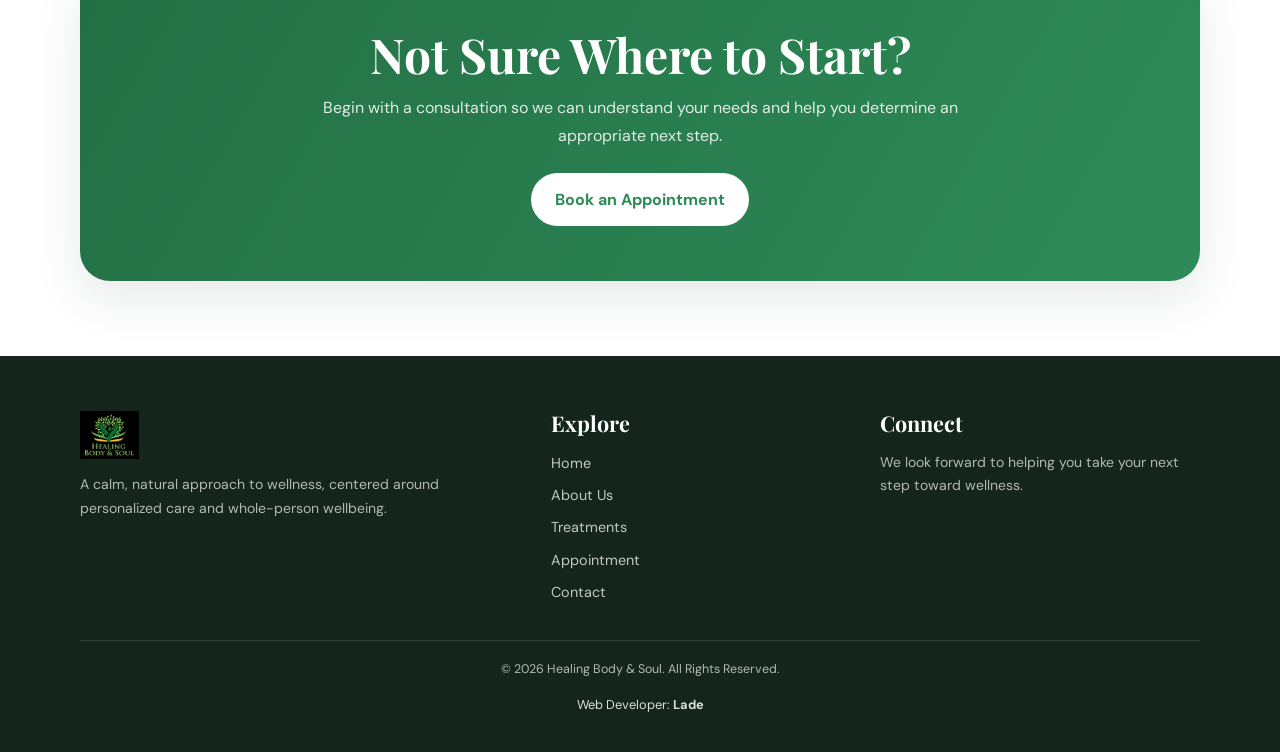
<file: services.html>
<!DOCTYPE html>
<html lang="en">
<head>
<meta charset="UTF-8">
<meta name="viewport" content="width=device-width, initial-scale=1.0">
<meta name="description" content="Explore the wellness services, treatment methods and holistic approach offered by Healing Body & Soul.">
<meta name="theme-color" content="#2E8B57">
<title>Services | Healing Body & Soul</title>

<link rel="stylesheet" href="https://cdnjs.cloudflare.com/ajax/libs/font-awesome/6.7.2/css/all.min.css">
<link rel="stylesheet" href="css/style.css">
</head>

<body>

<header class="header">
    <div class="container">
        <a class="logo" href="index.html">
            <img src="images/logo.png" alt="Healing Body & Soul">
        </a>

        <button class="menu-btn" id="menuBtn">MENU</button>
    </div>
</header>

<div class="nav-overlay" id="navOverlay">
    <button class="close-menu" id="closeMenu">&times;</button>

    <nav class="nav-menu">
<ul>
<li><a href="index.html">Home</a></li>
<li><a href="about.html">About Us</a></li>
<li><a href="services.html">Services</a></li>
<li><a href="treatments.html">Treatments</a></li>
<li><a href="facility.html">Facility</a></li>
<li><a href="health-charts.html">Health Charts</a></li>
<li><a href="treatment-videos.html">Treatment Videos</a></li>
<li><a href="appointment.html">Appointment</a></li>
<li><a href="contact.html">Contact</a></li>
</ul>
</nav>
</div>


<main>

<!-- HERO -->
<section class="page-hero">
    <div class="container">
        <span class="eyebrow">Our Service</span>

     


<!-- TREATMENT METHODS -->


        <div class="section-heading reveal">
            <span class="eyebrow"></span>

            <h2>Methods of Treatment</h2>

            <p>
                Our approach may incorporate a range of complementary and
                supportive wellness methods according to individual needs.
            </p>
        </div>


        <div class="method-grid">

            <div class="method-card reveal">
                <div class="method-number">01</div>
                <h3>Nutritional Medicine</h3>
                <p>
                    A nutrition-focused approach to supporting overall wellbeing.
                </p>
            </div>


            <div class="method-card reveal">
                <div class="method-number">02</div>
                <h3>Acupuncture / Acupressure Therapy</h3>
                <p>
                    Traditional complementary techniques involving specific
                    points on the body.
                </p>
            </div>


            <div class="method-card reveal">
                <div class="method-number">03</div>
                <h3>Chiropractic Therapy</h3>
                <p>
                    A hands-on approach focused on the body's musculoskeletal system.
                </p>
            </div>


            <div class="method-card reveal">
                <div class="method-number">04</div>
                <h3>Color Therapy</h3>
                <p>
                    A complementary wellness practice involving the use of
                    color as part of a relaxation-oriented approach.
                </p>
            </div>


            <div class="method-card reveal">
                <div class="method-number">05</div>
                <h3>Phytotherapy</h3>
                <p>
                    The use of plant-based preparations within a natural
                    wellness approach.
                </p>
            </div>


            <div class="method-card reveal">
                <div class="method-number">06</div>
                <h3>Manual Therapy</h3>
                <p>
                    Hands-on techniques intended to support comfort,
                    movement and relaxation.
                </p>
            </div>


            <div class="method-card reveal">
                <div class="method-number">07</div>
                <h3>Cupping Therapy</h3>
                <p>
                    A complementary therapy using cups applied to selected
                    areas of the body.
                </p>
            </div>


            <div class="method-card reveal">
                <div class="method-number">08</div>
                <h3>Gem Therapy</h3>
                <p>
                    A complementary wellness practice incorporating gemstones.
                </p>
            </div>


            <div class="method-card reveal">
                <div class="method-number">09</div>
                <h3>Aromatherapy</h3>
                <p>
                    The use of aromatic plant extracts and essential oils
                    as part of a relaxation and wellness approach.
                </p>
            </div>

        </div>

    </div>
</section>


<!-- DIAGNOSIS -->
<section class="section">
    <div class="container">

        <div class="section-heading reveal">
            <span class="eyebrow">Assessment</span>

            <h2>Methods of Diagnosis</h2>

            <p>
                The capability of the body to speak for itself; Healing comes from the inside to the outside and from head to the toe. 
            </p>
        </div>


        <div class="diagnosis-grid">

<div class="diagnosis-card reveal">
    <span>01</span>
    <i class="fa-solid fa-flask"></i>
    <h3>Laboratory Tests</h3>
</div>

<div class="diagnosis-card reveal">
    <span>02</span>
    <i class="fa-solid fa-eye"></i>
    <h3>Iridodiagnosis</h3>
</div>

<div class="diagnosis-card reveal">
    <span>03</span>
    <i class="fa-solid fa-circle"></i>
    <h3>Sclerology</h3>
</div>

<div class="diagnosis-card reveal">
    <span>04</span>
    <i class="fa-solid fa-star"></i>
    <h3>Medical Astrology</h3>
</div>

<div class="diagnosis-card reveal">
    <span>05</span>
    <i class="fa-solid fa-location-dot"></i>
    <h3>Acupuncture Diagnosis</h3>
</div>

<div class="diagnosis-card reveal">
    <span>06</span>
    <i class="fa-solid fa-wave-square"></i>
    <h3>QRMB &amp; NLS</h3>
</div>

<div class="diagnosis-card reveal">
    <span>07</span>
    <i class="fa-solid fa-hand"></i>
    <h3>Manual Diagnosis</h3>
</div>

<div class="diagnosis-card reveal">
    <span>08</span>
    <i class="fa-solid fa-shoe-prints"></i>
    <h3>Reflexology Diagnosis</h3>
</div>

<div class="diagnosis-card reveal">
    <span>09</span>
    <i class="fa-solid fa-pen-nib"></i>
    <h3>Graphology Diagnosis</h3>
</div>

</div>

        </div>

    </div>
</section>


<!-- FIVE BODY SYSTEMS -->
<section class="section section-soft">
    <div class="container">

        <div class="section-heading reveal">
            <span class="eyebrow">Whole-Body Wellness</span>

            <h2>The Body System</h2>

            <p>
                Our mode of treatment focuses more on these five systems of the human body.
            </p>
        </div>


        <div class="systems-grid">

            <div class="system-card reveal">
                <div class="system-icon">
                    <i class="fa-solid fa-utensils"></i>
                </div>

                <h3>Digestive System</h3>

                <p>
                    Involved in breaking down food, absorbing nutrients
                    and eliminating remaining waste.
                </p>
            </div>


            <div class="system-card reveal">
                <div class="system-icon">
                    <i class="fa-solid fa-heart"></i>
                </div>

                <h3>Cardiovascular System</h3>

                <p>
                    The heart, blood and blood vessels work together to
                    circulate blood, oxygen and nutrients throughout the body.
                </p>
            </div>


            <div class="system-card reveal">
                <div class="system-icon">
                    <i class="fa-solid fa-shield-heart"></i>
                </div>

                <h3>Immune System</h3>

                <p>
                    A network of cells, tissues and organs that helps protect
                    the body from infection and other threats.
                </p>
            </div>


            <div class="system-card reveal">
                <div class="system-icon">
                    <i class="fa-solid fa-brain"></i>
                </div>

                <h3>Nervous System</h3>

                <p>
                    Coordinates communication between the brain, nerves
                    and different parts of the body.
                </p>
            </div>


            <div class="system-card reveal">
                <div class="system-icon">
                    <i class="fa-solid fa-recycle"></i>
                </div>

                <h3>Excretory System</h3>

                <p>
                    Helps remove waste products and excess substances
                    while maintaining the body's internal balance.
                </p>
            </div>

        </div>

    </div>
</section>


<!-- PHILOSOPHY -->
<section class="section">
    <div class="container">

        <div class="philosophy-box reveal">

            <span class="eyebrow">Our Philosophy</span>

            <h2>The Body Has a Language</h2>

            <p>
                We believe that understanding the body as a whole is an important
                part of a personalized wellness journey. Our approach is centered
                on listening, assessment, supportive care and improving quality of life.
            </p>

            <div class="philosophy-line"></div>

            <h3>
                We do not give life, but we strive to improve your quality of life.
            </h3>

        </div>

    </div>
</section>


<!-- CTA -->
<section class="cta">
    <div class="container">

        <div class="cta-box reveal">

            <h2>Not Sure Where to Start?</h2>

            <p>
                Begin with a consultation so we can understand your needs
                and help you determine an appropriate next step.
            </p>

            <a href="appointment.html" class="btn btn-light">
                Book an Appointment
            </a>

        </div>

    </div>
</section>

</main>


<!-- FOOTER -->
<footer class="footer">

    <div class="container">

        <div class="footer-grid">

            <div>
                <img
                    class="footer-logo"
                    src="images/logo.png"
                    alt="Healing Body & Soul"
                >

                <p>
                    A calm, natural approach to wellness, centered around
                    personalized care and whole-person wellbeing.
                </p>
            </div>


            <div>
                <h3>Explore</h3>

                <div class="footer-links">
                    <a href="index.html">Home</a>
                    <a href="about.html">About Us</a>
                    <a href="treatments.html">Treatments</a>
                    <a href="appointment.html">Appointment</a>
                    <a href="contact.html">Contact</a>
                </div>
            </div>


            <div>
                <h3>Connect</h3>

                <p>
                    We look forward to helping you take your next step
                    toward wellness.
                </p>
            </div>

        </div>


        <div class="footer-bottom">
            <p>
                &copy; 2026 Healing Body &amp; Soul. All Rights Reserved.
            </p>
        </div>

    </div>


    <div class="lade-developer">
        Web Developer:
        <a
            href="https://wa.me/2349164435249"
            target="_blank"
            rel="noopener"
        >Lade</a>
    </div>

</footer>


<script src="js/scripts.js"></script>

<button
    class="lade-top"
    id="ladeTop"
    aria-label="Back to top"
>↑</button>


<script>
(function(){

    const b = document.getElementById("ladeTop");

    const t = () =>
        b.classList.toggle("show", scrollY > 260);

    addEventListener("scroll", t, { passive: true });

    b.onclick = () =>
        scrollTo({
            top: 0,
            behavior: "smooth"
        });

    t();

})();
</script>

</body>
</html>
</file>
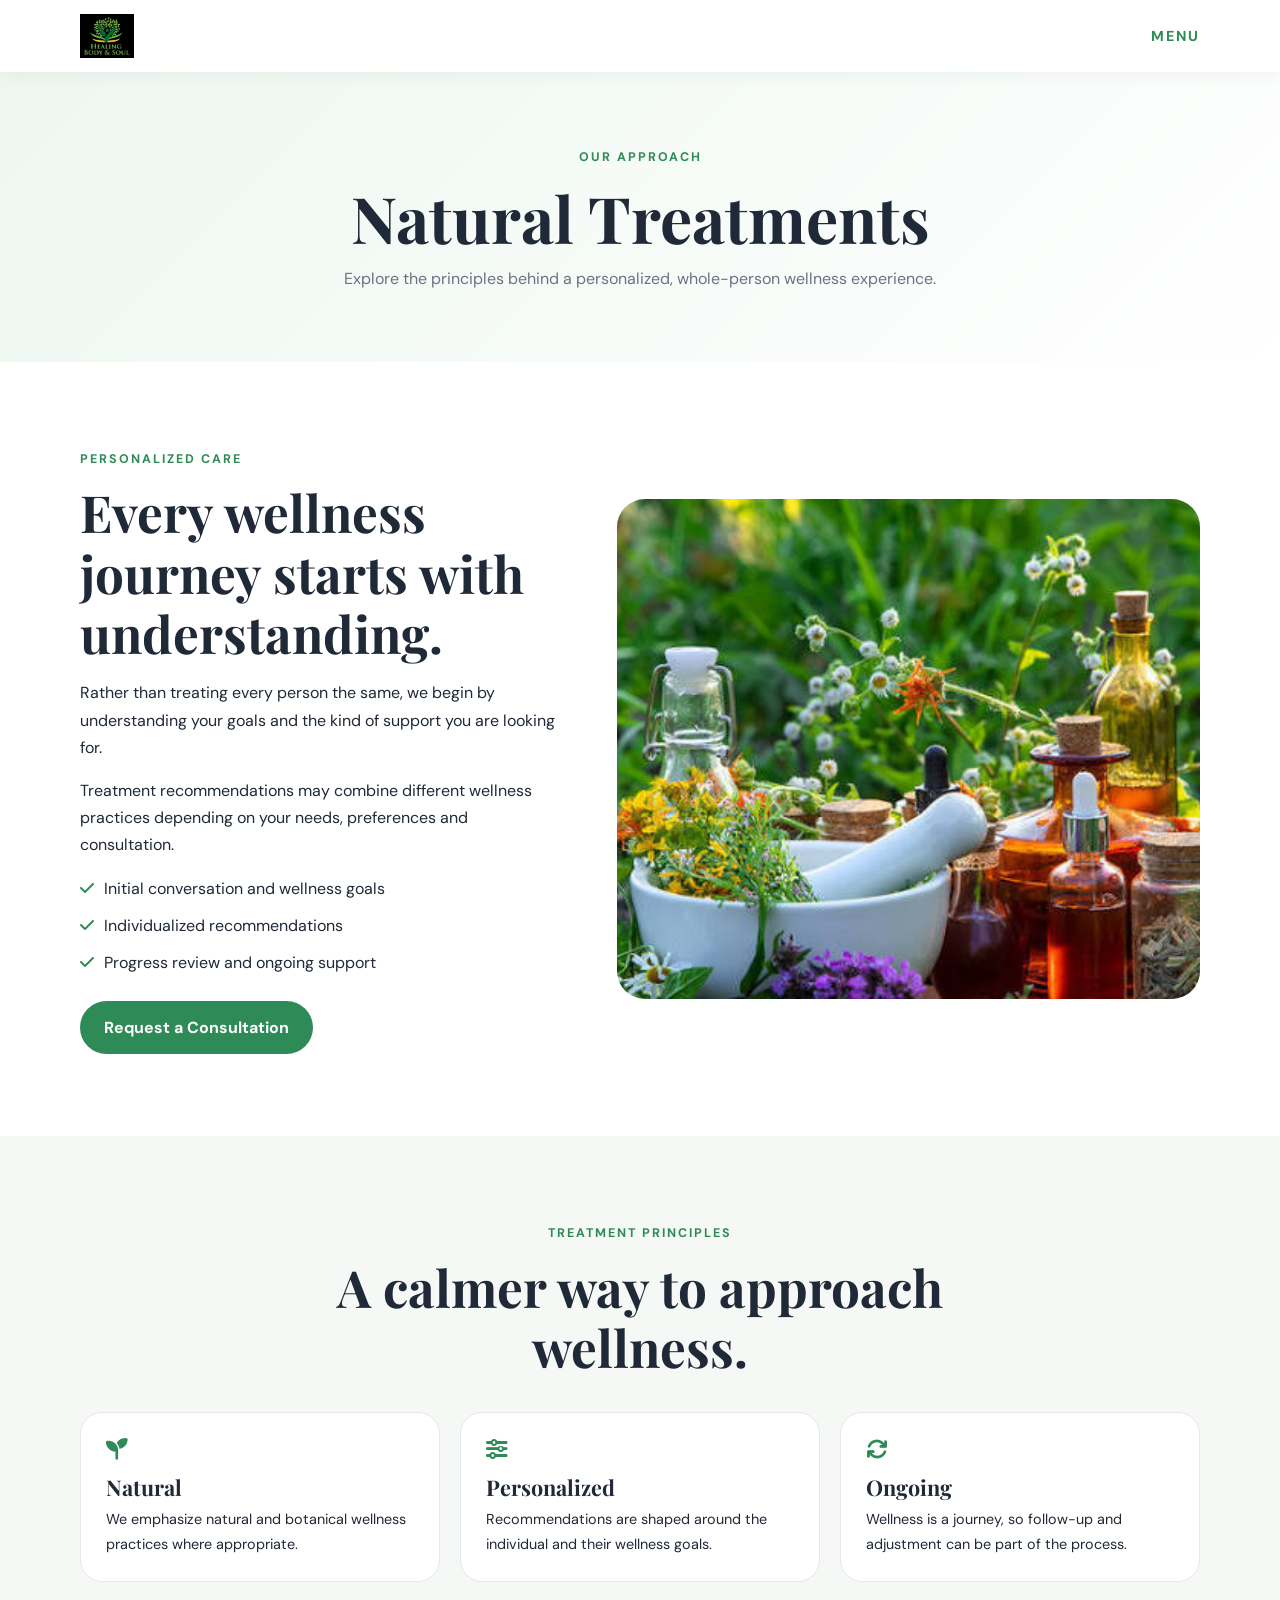
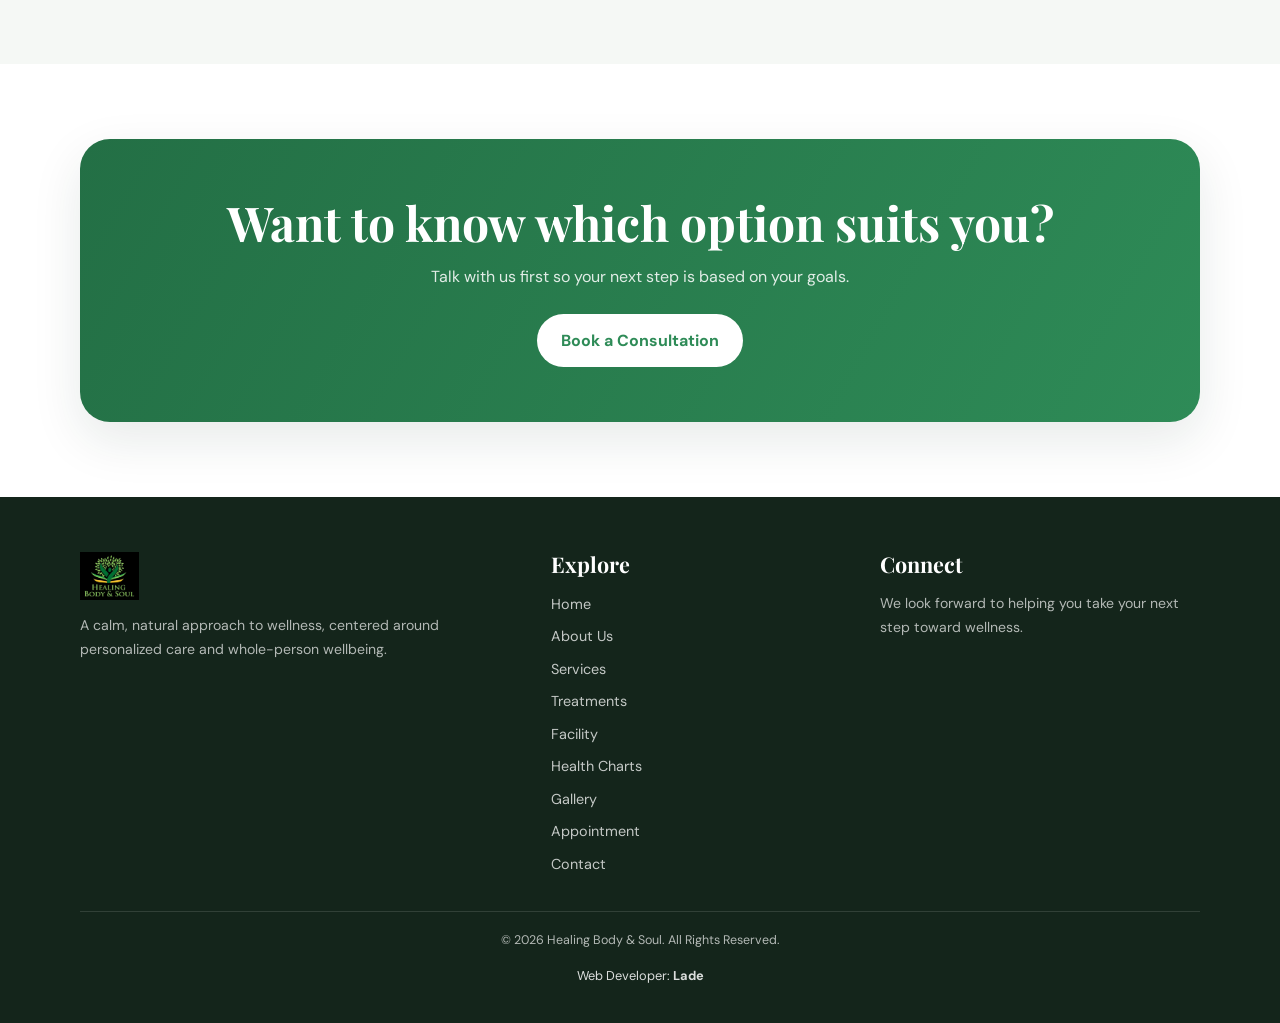
<file: treatments.html>
<!DOCTYPE html><html lang="en"><head><meta charset="UTF-8"><meta name="viewport" content="width=device-width, initial-scale=1.0"><meta name="description" content="Natural treatment approach at Healing Body & Soul."><meta name="theme-color" content="#2E8B57"><title>Treatments | Healing Body & Soul</title><link rel="icon" href="images/logo.png" type="image/png"><link rel="apple-touch-icon" href="images/logo.png"><link rel="stylesheet" href="https://cdnjs.cloudflare.com/ajax/libs/font-awesome/6.7.2/css/all.min.css"><link rel="stylesheet" href="css/style.css"></head><body>
<header class="header"><div class="container"><a class="logo" href="index.html"><img src="images/logo.png" alt="Healing Body & Soul"></a><button class="menu-btn" id="menuBtn" aria-label="Open menu">MENU</button></div></header>
<div class="nav-overlay" id="navOverlay"><button class="close-menu" id="closeMenu" aria-label="Close menu">&times;</button><nav class="nav-menu"><ul>
<li><a href="index.html">Home</a></li>
<li><a href="about.html">About Us</a></li>
<li><a href="services.html">Services</a></li>
<li><a href="treatments.html">Treatments</a></li>
<li><a href="facility.html">Facility</a></li>
<li><a href="health-charts.html">Health Charts</a></li>
<li><a href="gallery.html">Gallery</a></li>
<li><a href="appointment.html">Appointment</a></li>
<li><a href="contact.html">Contact</a></li>
</ul></nav></div>
<main><section class="page-hero"><div class="container"><span class="eyebrow">Our approach</span><h1>Natural Treatments</h1><p>Explore the principles behind a personalized, whole-person wellness experience.</p></div></section><section class="section"><div class="container"><div class="about-grid"><div class="about-copy reveal"><span class="eyebrow">Personalized care</span><h2 class="section-title">Every wellness journey starts with understanding.</h2><p>Rather than treating every person the same, we begin by understanding your goals and the kind of support you are looking for.</p><p>Treatment recommendations may combine different wellness practices depending on your needs, preferences and consultation.</p><ul class="check-list"><li><i class="fa-solid fa-check"></i><span>Initial conversation and wellness goals</span></li><li><i class="fa-solid fa-check"></i><span>Individualized recommendations</span></li><li><i class="fa-solid fa-check"></i><span>Progress review and ongoing support</span></li></ul><a href="appointment.html" class="btn btn-primary">Request a Consultation</a></div><div class="about-image reveal"><img src="images/hero.jpg" alt="Botanical natural wellness preparations"></div></div></div></section><section class="section section-soft"><div class="container"><div style="text-align:center;max-width:720px;margin:auto"><span class="eyebrow">Treatment principles</span><h2 class="section-title">A calmer way to approach wellness.</h2></div><div class="values-grid"><div class="value-card reveal"><i class="fa-solid fa-seedling"></i><h3>Natural</h3><p>We emphasize natural and botanical wellness practices where appropriate.</p></div><div class="value-card reveal"><i class="fa-solid fa-sliders"></i><h3>Personalized</h3><p>Recommendations are shaped around the individual and their wellness goals.</p></div><div class="value-card reveal"><i class="fa-solid fa-arrows-rotate"></i><h3>Ongoing</h3><p>Wellness is a journey, so follow-up and adjustment can be part of the process.</p></div></div></div></section><section class="cta"><div class="container"><div class="cta-box reveal"><h2>Want to know which option suits you?</h2><p>Talk with us first so your next step is based on your goals.</p><a href="appointment.html" class="btn btn-light">Book a Consultation</a></div></div></section></main>
<footer class="footer"><div class="container"><div class="footer-grid"><div><img class="footer-logo" src="images/logo.png" alt="Healing Body & Soul"><p>A calm, natural approach to wellness, centered around personalized care and whole-person wellbeing.</p></div><div><h3>Explore</h3><div class="footer-links"><a href="index.html">Home</a><a href="about.html">About Us</a><a href="services.html">Services</a><a href="treatments.html">Treatments</a><a href="facility.html">Facility</a><a href="health-charts.html">Health Charts</a><a href="gallery.html">Gallery</a><a href="appointment.html">Appointment</a><a href="contact.html">Contact</a></div></div><div><h3>Connect</h3><p>We look forward to helping you take your next step toward wellness.</p></div></div><div class="footer-bottom"><p>&copy; 2026 Healing Body &amp; Soul. All Rights Reserved.</p><div class="lade-developer">Web Developer: <a href="https://wa.me/2349164435249" target="_blank" rel="noopener">Lade</a></div></div></div></footer>
<script src="js/scripts.js"></script><button class="lade-top" id="ladeTop" aria-label="Back to top">↑</button>
<script>(function(){const b=document.getElementById("ladeTop");const t=()=>b.classList.toggle("show",scrollY>260);addEventListener("scroll",t,{passive:true});b.onclick=()=>scrollTo({top:0,behavior:"smooth"});t()})();</script>
</body></html>
</file>
<file: css/style.css>
@import url('https://fonts.googleapis.com/css2?family=DM+Sans:wght@400;500;600;700&family=Playfair+Display:wght@500;600;700&display=swap');

:root{--primary:#2e8b57;--primary-dark:#216c43;--secondary:#c9a227;--ink:#1f2937;--muted:#6b7280;--soft:#f5f8f5;--white:#fff;--border:#e5e7eb;--shadow:0 18px 50px rgba(24,50,36,.10);--radius:24px;--container:1160px}
*{box-sizing:border-box;margin:0;padding:0}
html{scroll-behavior:smooth}
body{font-family:'DM Sans',sans-serif;color:var(--ink);background:#fff;line-height:1.7;overflow-x:hidden}
body.menu-open{overflow:hidden}
img{display:block;max-width:100%}
a{text-decoration:none;color:inherit}ul{list-style:none}button,input,select,textarea{font:inherit}button{cursor:pointer;border:0;background:none}
.container{width:min(92%,var(--container));margin:auto}.section{padding:82px 0}.section-soft{background:var(--soft)}
h1,h2,h3{font-family:'Playfair Display',serif;line-height:1.18}.eyebrow{display:inline-block;color:var(--primary);font-weight:700;letter-spacing:2px;font-size:.78rem;text-transform:uppercase;margin-bottom:12px}.section-title{font-size:clamp(2rem,4vw,3.2rem);margin-bottom:16px}.section-intro{max-width:680px;color:var(--muted)}
.btn{display:inline-flex;align-items:center;justify-content:center;gap:9px;padding:13px 24px;border-radius:999px;font-weight:700;transition:.3s ease}.btn-primary{background:var(--primary);color:#fff}.btn-primary:hover{background:var(--primary-dark);transform:translateY(-2px)}.btn-outline{border:2px solid var(--primary);color:var(--primary)}.btn-outline:hover{background:var(--primary);color:#fff}.btn-light{background:#fff;color:var(--primary)}
/* HEADER */
.header{position:fixed;top:0;left:0;width:100%;height:72px;background:rgba(255,255,255,.95);backdrop-filter:blur(14px);z-index:1000;box-shadow:0 2px 18px rgba(0,0,0,.05)}.header .container{height:100%;display:flex;align-items:center;justify-content:space-between}.logo img{height:44px;width:auto}.menu-btn{font-weight:700;letter-spacing:2px;color:var(--primary);font-size:.9rem}.menu-btn i{margin-right:7px}
.nav-overlay{position:fixed;inset:0;background:rgba(255,255,255,.98);backdrop-filter:blur(12px);display:flex;align-items:center;justify-content:center;opacity:0;visibility:hidden;transition:.3s;z-index:2000}.nav-overlay.active{opacity:1;visibility:visible}.close-menu{position:absolute;top:22px;right:5%;font-size:2.8rem;color:var(--ink);line-height:1}.nav-menu ul{text-align:center;display:grid;gap:20px}.nav-menu a{font-family:'Playfair Display',serif;font-size:clamp(2rem,6vw,3rem);transition:.25s}.nav-menu a:hover,.nav-menu a.active{color:var(--primary)}
/* HOME HERO */
.hero{margin-top:72px;position:relative;height:360px;overflow:visible}.hero-image,.hero-image img{width:100%;height:100%}.hero-image img{object-fit:cover}.hero-overlay{position:absolute;inset:0;background:linear-gradient(180deg,rgba(10,30,20,.08),rgba(10,30,20,.34))}
.welcome-card{position:relative;margin-top:-88px;z-index:10}.welcome-content{width:min(92%,820px);margin:auto;background:#fff;padding:34px 42px;border-radius:28px;text-align:center;box-shadow:var(--shadow)}.welcome-tag{display:inline-block;padding:8px 20px;border:1px solid var(--border);border-radius:999px;color:var(--primary);font-size:.78rem;font-weight:700;letter-spacing:2.5px;margin-bottom:18px}.welcome-content h1{font-size:clamp(2.15rem,5vw,3.25rem);margin-bottom:14px}.welcome-content p{max-width:670px;margin:0 auto 25px;color:var(--muted);font-size:1rem}.welcome-buttons{display:flex;justify-content:center;gap:14px;flex-wrap:wrap}
.stats-bar{margin:28px 0 18px}.stats-wrapper{width:min(92%,1000px);margin:auto;background:#fff;border-radius:20px;box-shadow:0 12px 32px rgba(0,0,0,.07);display:grid;grid-template-columns:repeat(4,1fr);overflow:hidden}.stat-item{padding:17px 12px;text-align:center;border-right:1px solid var(--border)}.stat-item:last-child{border:0}.stat-item h3{color:var(--primary);font-size:1.35rem;margin-bottom:4px}.stat-item p{font-size:.82rem;color:var(--muted)}
/* HOME NAVIGATION CARDS */
.explore{padding:64px 0 88px}.explore-head{text-align:center;max-width:700px;margin:0 auto 34px}.explore-grid{display:grid;grid-template-columns:repeat(4,1fr);gap:18px}.explore-card{position:relative;min-height:230px;padding:28px;border:1px solid var(--border);border-radius:24px;background:#fff;box-shadow:0 8px 25px rgba(0,0,0,.04);transition:.3s;overflow:hidden}.explore-card:hover{transform:translateY(-5px);box-shadow:var(--shadow)}.explore-icon{width:52px;height:52px;border-radius:50%;display:grid;place-items:center;background:#edf7f0;color:var(--primary);font-size:1.2rem;margin-bottom:20px}.explore-card h3{font-size:1.45rem;margin-bottom:8px}.explore-card p{font-size:.9rem;color:var(--muted);margin-bottom:17px}.text-link{color:var(--primary);font-weight:700}.text-link i{margin-left:6px;transition:.25s}.text-link:hover i{transform:translateX(4px)}
/* PREVIEW */
.preview{padding:80px 0}.preview-grid{display:grid;grid-template-columns:1.05fr .95fr;gap:55px;align-items:center}.preview-image{border-radius:28px;overflow:hidden;box-shadow:var(--shadow)}.preview-image img{width:100%;height:430px;object-fit:cover}.preview-copy p{margin-bottom:24px}.check-list{display:grid;gap:10px;margin:0 0 25px}.check-list li{display:flex;gap:10px;align-items:flex-start}.check-list i{color:var(--primary);margin-top:5px}
/* CTA */
.cta{padding:75px 0}.cta-box{background:linear-gradient(120deg,#236f45,#2e8b57);border-radius:30px;padding:55px;text-align:center;color:#fff;box-shadow:var(--shadow)}.cta-box h2{font-size:clamp(2rem,4vw,3rem);margin-bottom:12px}.cta-box p{color:rgba(255,255,255,.86);max-width:650px;margin:0 auto 24px}
/* INNER PAGE HERO */
.page-hero{margin-top:72px;min-height:290px;display:grid;place-items:center;text-align:center;position:relative;overflow:hidden;background:linear-gradient(135deg,#edf7f0,#fff)}.page-hero .container{position:relative;z-index:2}.page-hero h1{font-size:clamp(2.4rem,6vw,4rem);margin-bottom:10px}.page-hero p{max-width:650px;margin:auto;color:var(--muted)}
/* ABOUT */
.about-grid{display:grid;grid-template-columns:.9fr 1.1fr;gap:60px;align-items:center}.about-image{border-radius:28px;overflow:hidden}.about-image img{width:100%;height:500px;object-fit:cover}.about-copy p{margin-bottom:16px}.values-grid{display:grid;grid-template-columns:repeat(3,1fr);gap:20px;margin-top:35px}.value-card{padding:25px;border-radius:22px;background:#fff;border:1px solid var(--border)}.value-card i{color:var(--primary);font-size:1.35rem;margin-bottom:14px}.value-card h3{font-size:1.35rem;margin-bottom:7px}.value-card p{font-size:.9rem}
/* SERVICES */
.services-grid{display:grid;grid-template-columns:repeat(3,1fr);gap:22px;margin-top:35px}.service-card{border:1px solid var(--border);border-radius:24px;padding:30px;background:#fff;transition:.3s}.service-card:hover{transform:translateY(-5px);box-shadow:var(--shadow)}.service-icon{width:58px;height:58px;border-radius:18px;background:#edf7f0;color:var(--primary);display:grid;place-items:center;font-size:1.25rem;margin-bottom:20px}.service-card h3{font-size:1.5rem;margin-bottom:8px}.service-card p{font-size:.9rem;margin-bottom:18px}
/* APPOINTMENT */
.form-wrap{max-width:850px;margin:auto;background:#fff;border:1px solid var(--border);border-radius:28px;padding:38px;box-shadow:var(--shadow)}.form-grid{display:grid;grid-template-columns:repeat(2,1fr);gap:18px}.field{display:grid;gap:7px}.field.full{grid-column:1/-1}.field label{font-weight:700;font-size:.9rem}.field input,.field select,.field textarea{width:100%;border:1px solid #dfe4e1;border-radius:14px;padding:13px 14px;outline:0;background:#fff;color:var(--ink);transition:.2s}.field textarea{min-height:130px;resize:vertical}.field input:focus,.field select:focus,.field textarea:focus{border-color:var(--primary);box-shadow:0 0 0 3px rgba(46,139,87,.10)}.form-actions{margin-top:22px}.form-note{font-size:.8rem;color:var(--muted);margin-top:12px}.form-message{display:none;margin-top:16px;padding:13px 15px;border-radius:12px;background:#edf7f0;color:var(--primary-dark);font-weight:600}.form-message.show{display:block}
/* CONTACT */
.contact-grid{display:grid;grid-template-columns:.8fr 1.2fr;gap:35px}.contact-cards{display:grid;gap:15px}.contact-card{padding:22px;border:1px solid var(--border);border-radius:20px}.contact-card i{color:var(--primary);font-size:1.2rem;margin-bottom:10px}.contact-card h3{font-size:1.3rem;margin-bottom:5px}.contact-card p{font-size:.9rem}.contact-card a{color:var(--primary);font-weight:600}.map-box{min-height:100%;border-radius:28px;background:linear-gradient(135deg,#edf7f0,#f8fbf8);display:grid;place-items:center;padding:35px;text-align:center;border:1px solid var(--border)}
/* FOOTER */
.footer{background:#14251b;color:#fff;padding:55px 0 22px}.footer-grid{display:grid;grid-template-columns:1.2fr .8fr .9fr;gap:45px;padding-bottom:35px}.footer-logo{height:48px;margin-bottom:14px}.footer p{color:rgba(255,255,255,.68);font-size:.88rem}.footer h3{font-size:1.35rem;margin-bottom:14px}.footer-links{display:grid;gap:8px}.footer-links a{color:rgba(255,255,255,.75);font-size:.9rem}.footer-links a:hover{color:#fff}.socials{display:flex;gap:10px;margin-top:16px}.socials a{width:38px;height:38px;border:1px solid rgba(255,255,255,.18);border-radius:50%;display:grid;place-items:center;transition:.25s}.socials a:hover{background:var(--primary);border-color:var(--primary)}.footer-bottom{border-top:1px solid rgba(255,255,255,.12);padding-top:18px;text-align:center}.footer-bottom p{font-size:.78rem}.developer-credit{margin-top:7px}.developer-credit a{color:#8fd1a8;font-weight:700}.developer-credit a:hover{color:#fff}
/* REVEAL */
.reveal{opacity:0;transform:translateY(18px);transition:.65s ease}.reveal.visible{opacity:1;transform:none}
/* RESPONSIVE */
@media(max-width:900px){.explore-grid{grid-template-columns:repeat(2,1fr)}.services-grid{grid-template-columns:repeat(2,1fr)}.preview-grid,.about-grid,.contact-grid{grid-template-columns:1fr;gap:30px}.about-image img{height:380px}.footer-grid{grid-template-columns:1fr 1fr}.values-grid{grid-template-columns:1fr}}
@media(max-width:700px){.header{height:62px}.logo img{height:38px}.hero{margin-top:62px;height:245px}.welcome-card{margin-top:-58px}.welcome-content{padding:26px 20px;border-radius:24px}.welcome-content h1{font-size:2rem}.welcome-content p{font-size:.9rem;line-height:1.65}.btn{padding:12px 19px;font-size:.9rem}.stats-wrapper{width:96%}.stat-item{padding:13px 5px}.stat-item h3{font-size:1rem}.stat-item p{font-size:.64rem;line-height:1.45}.explore{padding:50px 0 65px}.explore-grid{grid-template-columns:1fr 1fr;gap:12px}.explore-card{min-height:205px;padding:20px;border-radius:20px}.explore-card h3{font-size:1.25rem}.explore-card p{font-size:.78rem}.section{padding:60px 0}.page-hero{margin-top:62px;min-height:235px}.preview-image img,.about-image img{height:300px}.services-grid{grid-template-columns:1fr}.form-wrap{padding:22px}.form-grid{grid-template-columns:1fr}.field.full{grid-column:auto}.cta-box{padding:38px 22px;border-radius:24px}.footer-grid{grid-template-columns:1fr;gap:28px}.close-menu{right:6%;top:17px}}
@media(max-width:390px){.explore-grid{grid-template-columns:1fr}.welcome-buttons{flex-direction:column}.welcome-buttons .btn{width:100%}}


/* ===== Healing Body & Soul — Compact Professional Layer ===== */
html{scroll-behavior:smooth}
body{overflow-x:hidden}
.container,.content,.page-container{max-width:1120px;margin-inline:auto}
.lade-back{display:inline-flex;align-items:center;gap:7px;padding:8px 13px;margin:8px 0 12px;border:1px solid rgba(47,111,85,.2);border-radius:999px;background:#fff;color:#2f6f55;text-decoration:none;font-size:.88rem;font-weight:650;box-shadow:0 3px 12px rgba(0,0,0,.05)}
.lade-back:hover{transform:translateY(-1px)}
.lade-top{position:fixed;right:14px;bottom:15px;z-index:999;width:40px;height:40px;border:0;border-radius:50%;background:#2f6f55;color:#fff;display:flex;align-items:center;justify-content:center;cursor:pointer;box-shadow:0 7px 20px rgba(0,0,0,.18);opacity:0;visibility:hidden;transition:.2s}
.lade-top.show{opacity:1;visibility:visible}
.lade-developer{text-align:center;padding:14px 10px;font-size:.8rem;opacity:.85}
.lade-developer a{color:inherit;font-weight:700;text-decoration:none}
.lade-developer a:hover{text-decoration:underline}
.compact-hero{padding:22px 16px!important;min-height:auto!important}
.compact-grid{display:grid;grid-template-columns:repeat(2,minmax(0,1fr));gap:12px}
.compact-card{padding:14px;border-radius:14px}
.chart-row{display:grid;grid-template-columns:minmax(0,1.25fr) minmax(240px,.75fr);gap:18px;align-items:center;margin:18px 0;padding:14px;border-radius:16px;background:#fff;box-shadow:0 5px 20px rgba(0,0,0,.07)}
.chart-row img{width:100%;max-height:460px;object-fit:contain;display:block;border-radius:10px;background:#f7f7f7}
.chart-copy h3{margin:.1rem 0 .5rem}
.chart-copy p{margin:0;line-height:1.55;font-size:.92rem}
.facility-grid{display:grid;grid-template-columns:repeat(2,minmax(0,1fr));gap:12px}
.facility-card{margin:0;border-radius:14px;overflow:hidden;background:#fff;box-shadow:0 5px 18px rgba(0,0,0,.07)}
.facility-card img{display:block;width:100%;height:190px;object-fit:cover}
.facility-card figcaption{padding:9px 11px;font-size:.84rem;font-weight:650}
.section-actions{text-align:center;margin:14px 0 22px}
.lade-btn{display:inline-flex;align-items:center;justify-content:center;padding:9px 15px;border-radius:999px;background:#2f6f55;color:#fff;text-decoration:none;font-size:.86rem;font-weight:700}
.lade-btn.secondary{background:#f1f6f3;color:#2f6f55}
@media(max-width:650px){
  .chart-row{grid-template-columns:1fr;gap:10px;margin:12px 0;padding:10px}
  .chart-row img{max-height:330px}
  .facility-card img{height:145px}
  .compact-grid{gap:9px}
  .compact-card{padding:11px}
}


/* ===== PREMIUM FACILITY ALBUM ===== */
.facility-page{padding:12px 14px 34px}
.facility-intro{text-align:center;max-width:700px;margin:18px auto 30px}
.facility-eyebrow{display:inline-block;font-size:.68rem;letter-spacing:.2em;font-weight:800;color:#2f6f55;margin-bottom:8px}
.facility-intro h1{margin:.15rem 0 .45rem;font-size:clamp(2rem,5vw,3.35rem);letter-spacing:-.035em}
.facility-intro p{margin:0;color:var(--muted);font-size:.95rem}
.premium-album{display:grid;grid-template-columns:repeat(3,minmax(0,1fr));grid-auto-rows:230px;gap:13px}
.album-item{position:relative;padding:0;border:0;border-radius:19px;overflow:hidden;background:#edf2ee;cursor:pointer;box-shadow:0 8px 25px rgba(19,44,30,.09);min-width:0}
.album-item::after{content:"";position:absolute;inset:0;background:linear-gradient(180deg,transparent 55%,rgba(8,26,16,.28));opacity:.45;transition:.3s}
.album-item img{width:100%;height:100%;display:block;object-fit:cover;transition:transform .65s cubic-bezier(.2,.7,.2,1),filter .35s}
.album-item:hover img{transform:scale(1.045);filter:saturate(1.05)}
.album-item:hover::after{opacity:.75}
.album-feature{grid-column:span 2;grid-row:span 2}
.album-overlay{position:absolute;right:13px;bottom:12px;z-index:2;display:flex;align-items:center;gap:7px;color:#fff;font-size:.76rem;font-weight:750;letter-spacing:.04em;opacity:0;transform:translateY(6px);transition:.25s}
.album-item:hover .album-overlay,.album-item:focus-visible .album-overlay{opacity:1;transform:none}
.album-item:focus-visible{outline:3px solid rgba(47,111,85,.35);outline-offset:3px}
.facility-next{margin:28px 0 8px;padding:20px 22px;border:1px solid var(--border);border-radius:20px;background:linear-gradient(135deg,#fff,#f5faf7);display:flex;justify-content:space-between;align-items:center;gap:18px}
.facility-next h2{margin:.1rem 0 .3rem;font-size:1.25rem}
.facility-next p{margin:0;font-size:.86rem;color:var(--muted)}
.album-lightbox{position:fixed;inset:0;z-index:2000;background:rgba(7,18,12,.96);display:flex;align-items:center;justify-content:center;padding:34px 70px;opacity:0;visibility:hidden;transition:opacity .25s,visibility .25s}
.album-lightbox.open{opacity:1;visibility:visible}
.album-lightbox .lightbox-stage{position:relative;width:min(1100px,90vw);height:min(86vh,850px);display:flex;align-items:center;justify-content:center}
.album-lightbox img{max-width:100%;max-height:100%;width:auto;height:auto;object-fit:contain;border-radius:10px;box-shadow:0 18px 70px rgba(0,0,0,.42)}
.lightbox-close,.lightbox-nav{position:fixed;border:0;color:#fff;background:rgba(255,255,255,.11);backdrop-filter:blur(10px);-webkit-backdrop-filter:blur(10px);cursor:pointer;display:grid;place-items:center;transition:.2s}
.lightbox-close{top:18px;right:20px;width:44px;height:44px;border-radius:50%;font-size:1.8rem;line-height:1}
.lightbox-nav{top:50%;transform:translateY(-50%);width:48px;height:64px;border-radius:16px;font-size:2.5rem;line-height:1}
.lightbox-prev{left:18px}.lightbox-next{right:18px}
.lightbox-close:hover,.lightbox-nav:hover{background:rgba(255,255,255,.2)}
.lightbox-count{position:absolute;left:50%;bottom:-28px;transform:translateX(-50%);color:rgba(255,255,255,.7);font-size:.76rem;letter-spacing:.08em}
body.album-open{overflow:hidden}
@media(max-width:800px){
 .premium-album{grid-template-columns:repeat(2,minmax(0,1fr));grid-auto-rows:190px;gap:10px}
 .album-feature{grid-column:span 2;grid-row:span 2}
 .album-lightbox{padding:28px 48px}
 .lightbox-nav{width:38px;height:52px;border-radius:13px;font-size:2rem}
 .lightbox-prev{left:7px}.lightbox-next{right:7px}
}
@media(max-width:520px){
 .facility-page{padding-left:10px;padding-right:10px}
 .facility-intro{margin-top:14px;margin-bottom:20px}
 .facility-intro h1{font-size:2rem}
 .premium-album{grid-auto-rows:150px;gap:8px}
 .album-item{border-radius:13px}
 .album-overlay{display:none}
 .facility-next{padding:17px;display:block;text-align:center}
 .facility-next .lade-btn{margin-top:12px}
 .album-lightbox{padding:20px 8px}
 .album-lightbox .lightbox-stage{width:100%;height:80vh}
 .lightbox-close{top:10px;right:10px}
 .lightbox-nav{top:auto;bottom:18px;transform:none;width:44px;height:44px;border-radius:50%}
 .lightbox-prev{left:calc(50% - 58px)}.lightbox-next{right:calc(50% - 58px)}
 .lightbox-count{bottom:-25px}
}


/* =========================================================
   SERVICES PAGE — PROFESSIONAL TREATMENT & WELLNESS LAYER
   ========================================================= */

/* Section headings */
.section-heading {
    max-width: 760px;
    margin: 0 auto 38px;
    text-align: center;
}

.section-heading h2 {
    font-size: clamp(2rem, 4vw, 3rem);
    margin-bottom: 13px;
}

.section-heading p {
    color: var(--muted);
    max-width: 700px;
    margin: 0 auto;
    font-size: .96rem;
}


/* =========================================================
   TREATMENT METHODS
   ========================================================= */

.method-grid {
    display: grid;
    grid-template-columns: repeat(3, 1fr);
    gap: 18px;
}

.method-card {
    position: relative;
    padding: 27px 25px 25px;
    background: #fff;
    border: 1px solid var(--border);
    border-radius: 22px;
    min-height: 205px;
    overflow: hidden;
    transition: transform .3s ease,
                box-shadow .3s ease,
                border-color .3s ease;
}

.method-card::before {
    content: "";
    position: absolute;
    top: 0;
    left: 0;
    width: 4px;
    height: 100%;
    background: var(--primary);
    opacity: .85;
}

.method-card:hover {
    transform: translateY(-5px);
    box-shadow: var(--shadow);
    border-color: rgba(46,139,87,.22);
}

.method-number {
    display: inline-flex;
    align-items: center;
    justify-content: center;
    width: 34px;
    height: 34px;
    margin-bottom: 17px;
    border-radius: 50%;
    background: #edf7f0;
    color: var(--primary);
    font-size: .72rem;
    font-weight: 800;
    letter-spacing: .04em;
}

.method-card h3 {
    font-size: 1.28rem;
    margin-bottom: 8px;
}

.method-card p {
    color: var(--muted);
    font-size: .87rem;
    line-height: 1.65;
}


/* =========================================================
   DIAGNOSIS METHODS
   ========================================================= */

.diagnosis-grid {
    display: grid;
    grid-template-columns: repeat(4, 1fr);
    gap: 17px;
}

.diagnosis-card {
    position: relative;
    padding: 26px 20px;
    min-height: 175px;
    background: #fff;
    border: 1px solid var(--border);
    border-radius: 21px;
    text-align: center;
    transition: .3s ease;
}

.diagnosis-card:hover {
    transform: translateY(-4px);
    box-shadow: var(--shadow);
    border-color: rgba(46,139,87,.2);
}

.diagnosis-card > span {
    position: absolute;
    top: 12px;
    right: 14px;
    color: #b7c8bd;
    font-size: .68rem;
    font-weight: 800;
}

.diagnosis-card i {
    width: 52px;
    height: 52px;
    display: grid;
    place-items: center;
    margin: 3px auto 15px;
    border-radius: 16px;
    background: #edf7f0;
    color: var(--primary);
    font-size: 1.1rem;
}

.diagnosis-card h3 {
    font-size: 1.12rem;
    line-height: 1.35;
}


/* =========================================================
   FIVE BODY SYSTEMS
   ========================================================= */

.systems-grid {
    display: grid;
    grid-template-columns: repeat(5, 1fr);
    gap: 15px;
}

.system-card {
    padding: 25px 19px;
    background: #fff;
    border: 1px solid var(--border);
    border-radius: 21px;
    transition: .3s ease;
}

.system-card:hover {
    transform: translateY(-4px);
    box-shadow: var(--shadow);
}

.system-icon {
    width: 50px;
    height: 50px;
    display: grid;
    place-items: center;
    margin-bottom: 17px;
    border-radius: 15px;
    background: #edf7f0;
    color: var(--primary);
}

.system-card h3 {
    font-size: 1.2rem;
    margin-bottom: 8px;
}

.system-card p {
    color: var(--muted);
    font-size: .82rem;
    line-height: 1.65;
}


/* =========================================================
   PHILOSOPHY
   ========================================================= */

.philosophy-box {
    max-width: 900px;
    margin: auto;
    padding: 55px 50px;
    text-align: center;
    background:
        linear-gradient(135deg, #f5faf6, #ffffff);
    border: 1px solid var(--border);
    border-radius: 30px;
    box-shadow: 0 12px 40px rgba(24,50,36,.07);
}

.philosophy-box h2 {
    font-size: clamp(2rem, 4vw, 3rem);
    margin-bottom: 15px;
}

.philosophy-box > p {
    max-width: 690px;
    margin: auto;
    color: var(--muted);
}

.philosophy-line {
    width: 55px;
    height: 3px;
    margin: 28px auto;
    border-radius: 20px;
    background: var(--secondary);
}

.philosophy-box h3 {
    max-width: 650px;
    margin: auto;
    color: var(--primary-dark);
    font-size: clamp(1.25rem, 2.5vw, 1.65rem);
    line-height: 1.5;
}


/* =========================================================
   SERVICES PAGE — INTRO CARD IMPROVEMENT
   ========================================================= */

.services-grid .service-card {
    min-height: 275px;
    display: flex;
    flex-direction: column;
}

.services-grid .service-card .text-link {
    margin-top: auto;
}

.services-grid .service-card h3 {
    line-height: 1.3;
}


/* =========================================================
   SERVICES PAGE RESPONSIVE
   ========================================================= */

@media (max-width: 1050px) {

    .systems-grid {
        grid-template-columns: repeat(3, 1fr);
    }

    .diagnosis-grid {
        grid-template-columns: repeat(2, 1fr);
    }

}


@media (max-width: 900px) {

    .method-grid {
        grid-template-columns: repeat(2, 1fr);
    }

    .systems-grid {
        grid-template-columns: repeat(2, 1fr);
    }

}


@media (max-width: 700px) {

    .method-grid {
        grid-template-columns: 1fr;
        gap: 13px;
    }

    .method-card {
        min-height: auto;
        padding: 23px 21px;
    }

    .diagnosis-grid {
        grid-template-columns: repeat(2, 1fr);
        gap: 12px;
    }

    .diagnosis-card {
        min-height: 155px;
        padding: 22px 13px;
    }

    .diagnosis-card h3 {
        font-size: 1rem;
    }

    .systems-grid {
        grid-template-columns: 1fr;
        gap: 12px;
    }

    .system-card {
        display: grid;
        grid-template-columns: 50px 1fr;
        column-gap: 15px;
        align-items: start;
        padding: 20px;
    }

    .system-icon {
        grid-row: span 2;
        margin-bottom: 0;
    }

    .system-card h3 {
        margin-top: 2px;
    }

    .philosophy-box {
        padding: 38px 22px;
        border-radius: 24px;
    }

}


@media (max-width: 420px) {

    .diagnosis-grid {
        grid-template-columns: 1fr;
    }

    .diagnosis-card {
        min-height: auto;
        padding: 21px;
        text-align: left;
        display: grid;
        grid-template-columns: 48px 1fr;
        column-gap: 14px;
        align-items: center;
    }

    .diagnosis-card > span {
        display: none;
    }

    .diagnosis-card i {
        grid-row: span 2;
        margin: 0;
    }

    .diagnosis-card h3 {
        align-self: center;
    }

    .section-heading {
        margin-bottom: 28px;
    }

}


/* TREATMENT VIDEO GALLERY */
.treatment-gallery{padding:76px 0 90px}
.treatment-gallery-intro{max-width:760px;margin:0 auto 44px;text-align:center}
.treatment-album{margin:0 0 64px}
.treatment-album-head{display:flex;align-items:end;justify-content:space-between;gap:20px;margin-bottom:20px}
.treatment-album-head h2{font-size:clamp(1.8rem,4vw,2.6rem);margin:0}
.treatment-album-head p{color:var(--muted);max-width:600px;margin-top:7px}
.video-grid{display:grid;grid-template-columns:repeat(2,minmax(0,1fr));gap:22px}
.video-card{background:#fff;border:1px solid var(--border);border-radius:24px;overflow:hidden;box-shadow:var(--shadow)}
.video-card video{display:block;width:100%;aspect-ratio:16/9;object-fit:cover;background:#102219}
.video-card-body{padding:18px 20px 20px}
.video-card-body h3{font-size:1.25rem;margin-bottom:5px}
.video-card-body p{color:var(--muted);font-size:.94rem}
.chart-feature{margin-top:24px;background:var(--soft);border:1px solid var(--border);border-radius:24px;padding:22px}
.chart-feature img{width:100%;max-height:720px;object-fit:contain;border-radius:16px;background:#fff}
.chart-feature figcaption{padding:14px 4px 0;color:var(--muted);font-size:.92rem}
.gallery-note{max-width:700px;margin:12px auto 0;color:var(--muted);font-size:.9rem;text-align:center}
@media (max-width:700px){
  .treatment-gallery{padding:56px 0 70px}
  .treatment-album{margin-bottom:48px}
  .treatment-album-head{display:block}
  .video-grid{grid-template-columns:1fr;gap:18px}
  .video-card{border-radius:20px}
  .chart-feature{padding:14px;border-radius:20px}
}


/* FACILITY OVERVIEW VIDEO — HOME */
.facility-overview-home{padding:78px 0 84px}
.facility-overview-head{max-width:760px;margin:0 auto 28px;text-align:center}
.facility-overview-card{max-width:1040px;margin:0 auto;background:#fff;border:1px solid var(--border);border-radius:26px;overflow:hidden;box-shadow:var(--shadow)}
.facility-overview-frame{background:#102219;line-height:0}
.facility-overview-frame video{display:block;width:100%;max-height:680px;object-fit:contain;background:#102219}
.facility-overview-action{display:flex;justify-content:center;padding:20px 22px 24px}
@media(max-width:700px){.facility-overview-home{padding:58px 0 68px}.facility-overview-card{border-radius:20px}.facility-overview-frame video{max-height:75vh}.facility-overview-action{padding:16px 16px 20px}}
</file>
